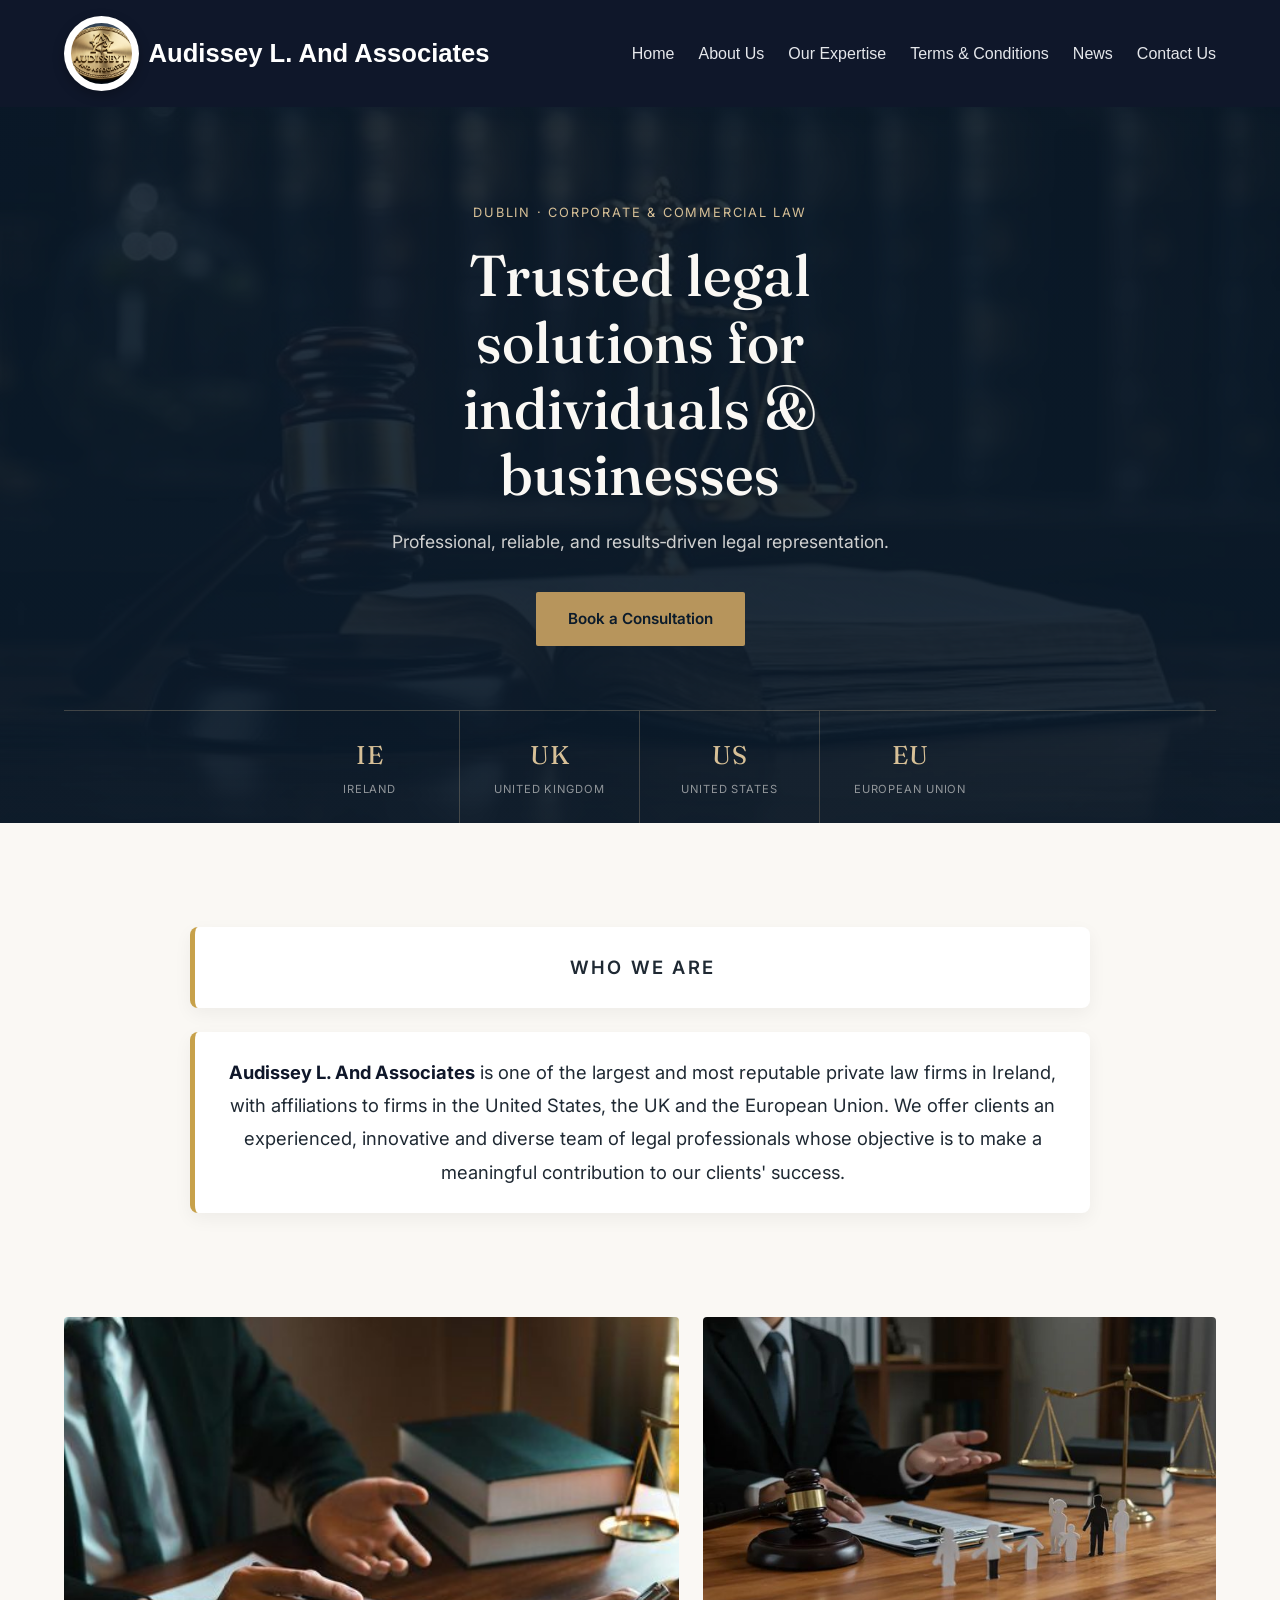
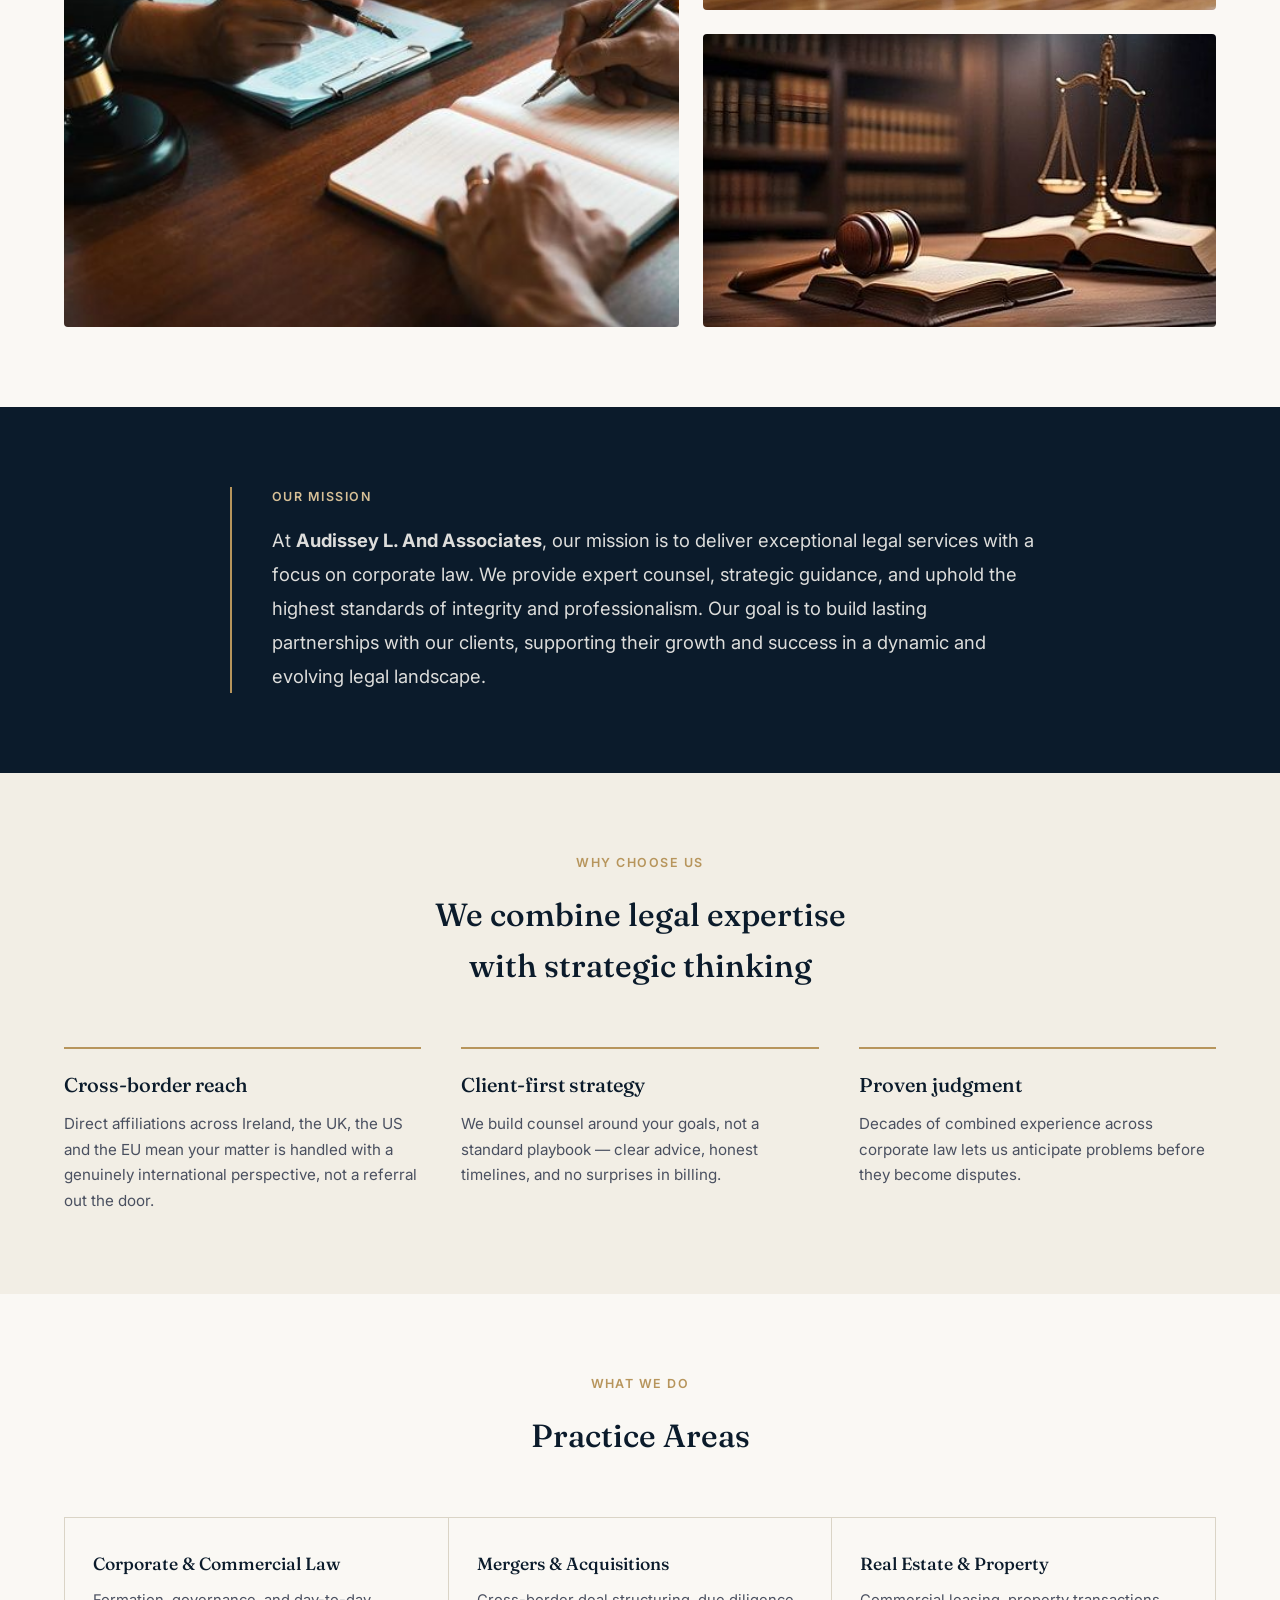
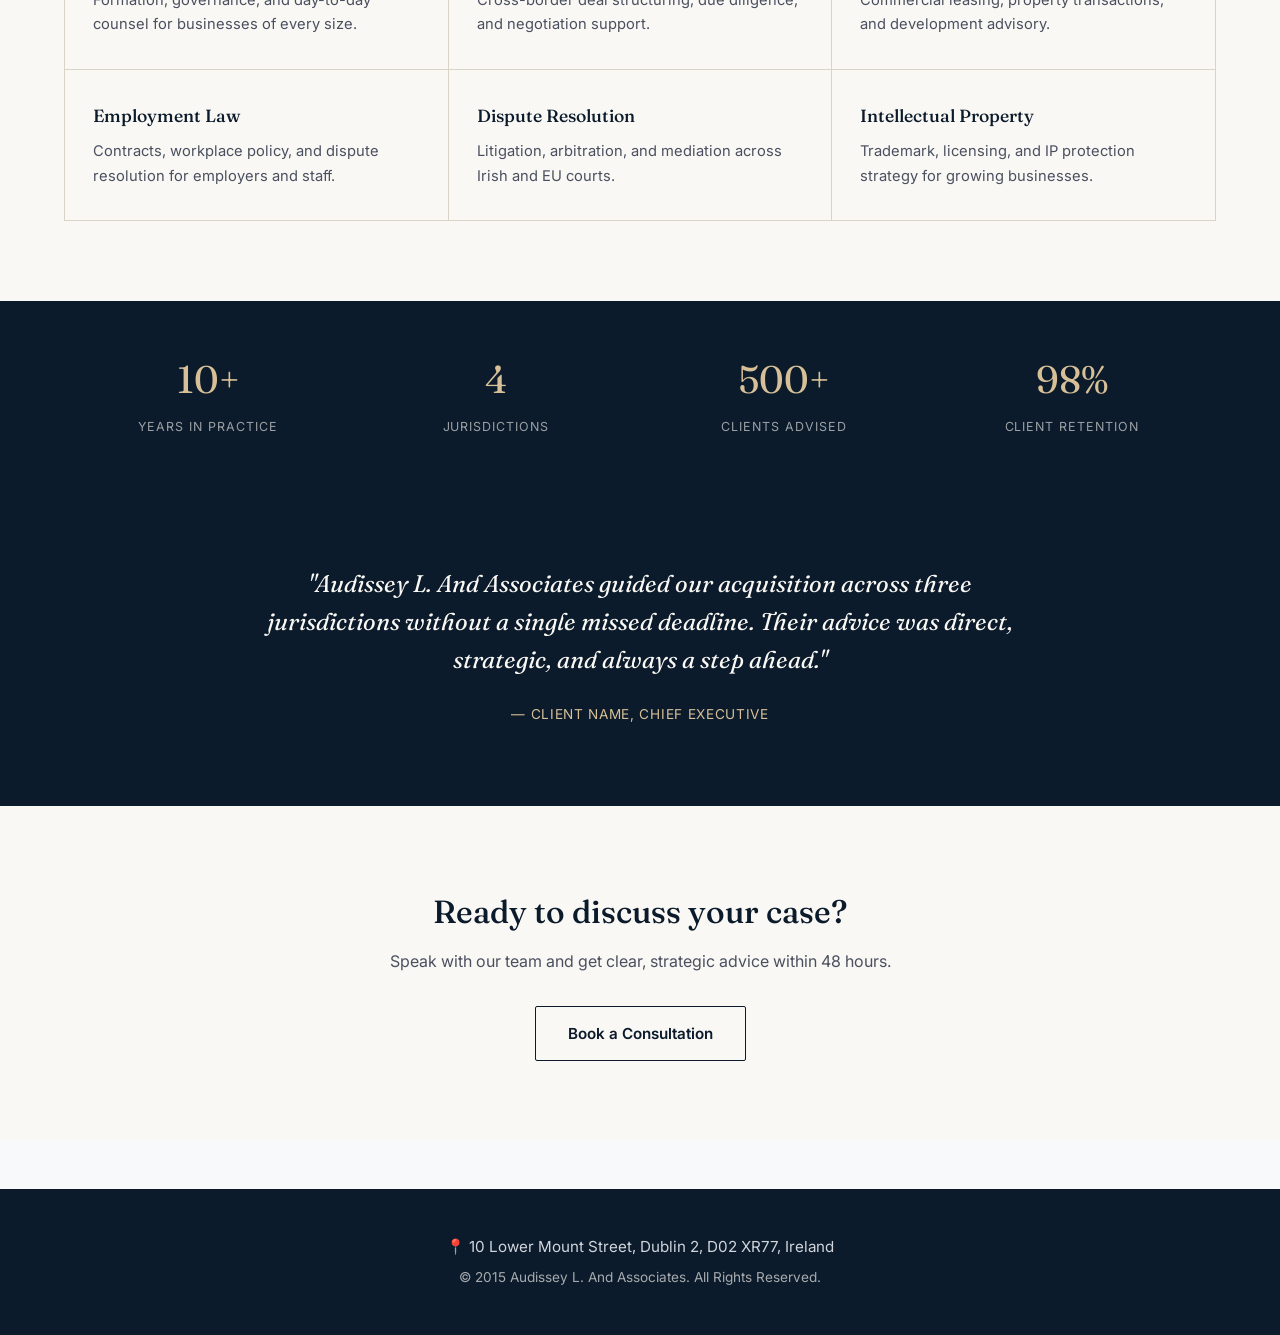
<file: index.html>
<!DOCTYPE html>
<html lang="en">
<head>
  <meta charset="UTF-8" />
  <meta name="viewport" content="width=device-width, initial-scale=1.0" />
  <title>Audissey L. And Associates | Law Firm</title>

  <link rel="preconnect" href="https://fonts.googleapis.com">
  <link href="https://fonts.googleapis.com/css2?family=Fraunces:ital,opsz,wght@0,9..144,400;0,9..144,500;0,9..144,600;1,9..144,500&family=Inter:wght@400;500;600;700&display=swap" rel="stylesheet">

  <!-- CSS -->
  <link rel="stylesheet" href="assets/css/global.css" />
  <link rel="stylesheet" href="assets/css/index.css" />
</head>
<body>

  <!-- NAVBAR -->
  <header class="navbar">
    <div class="container">

      <a href="index.html" class="logo">
        <img src="assets/images/logo.png" alt="Audissey L. And Associates Logo">
        <span>Audissey L. And Associates</span>
      </a>

      <button class="menu-toggle" aria-label="Toggle Menu" aria-expanded="false">
        <span class="bar"></span>
        <span class="bar"></span>
        <span class="bar"></span>
      </button>

      <nav>
        <ul class="nav-links">
          <li><a href="index.html" class="active">Home</a></li>
          <li><a href="about.html">About Us</a></li>
          <li><a href="expertise.html">Our Expertise</a></li>
          <li><a href="terms.html">Terms & Conditions</a></li>
          <li><a href="news.html">News</a></li>
          <li><a href="contact.html">Contact Us</a></li>
        </ul>
      </nav>

    </div>
  </header>

  <!-- HERO SECTION -->
  <section class="hero">
    <div class="container hero-inner">
      <div class="hero-content">
        <p class="eyebrow">Dublin &middot; Corporate &amp; Commercial Law</p>
        <h1>Trusted legal solutions for individuals &amp; businesses</h1>
        <p class="hero-lede">Professional, reliable, and results&#8209;driven legal representation.</p>
        <a href="contact.html" class="btn btn-primary">Book a Consultation</a>
      </div>

      <div class="jurisdiction-strip" aria-label="Jurisdictions we practice in">
        <div class="jurisdiction">
          <span class="jurisdiction-code">IE</span>
          <small>Ireland</small>
        </div>
        <div class="jurisdiction">
          <span class="jurisdiction-code">UK</span>
          <small>United Kingdom</small>
        </div>
        <div class="jurisdiction">
          <span class="jurisdiction-code">US</span>
          <small>United States</small>
        </div>
        <div class="jurisdiction">
          <span class="jurisdiction-code">EU</span>
          <small>European Union</small>
        </div>
      </div>
    </div>
  </section>

  <!-- ABOUT INFO SECTION -->
  <section class="about-info">
    <div class="container about-info-grid">
      <p class="section-label">Who We Are</p>
      <p class="about-text">
        <strong>Audissey L. And Associates</strong> is one of the largest and most reputable private law firms in Ireland, with affiliations to firms in the United States, the UK and the European Union.
        We offer clients an experienced, innovative and diverse team of legal professionals whose objective is to make a meaningful contribution to our clients' success.
      </p>
    </div>
  </section>

  <!-- IMAGES SECTION -->
  <!-- IMAGES SECTION -->
  <section class="about-images">
    <div class="container about-images-grid">
      <div class="image-card image-card-tall">
        <img src="assets/images/home1.jfif" alt="Office or Law Concept 1" />
      </div>
      <div class="image-stack">
        <div class="image-card image-card-short">
          <img src="assets/images/home2.jfif" alt="Office or Law Concept 2" />
        </div>
        <div class="image-card image-card-short">
          <img src="assets/images/concept.jpg" alt="Office or Law Concept 3" />
        </div>
      </div>
    </div>
  </section>

  <!-- OUR MISSION CARD -->
  <section class="mission-section">
    <div class="container">
      <div class="mission-card">
        <p class="section-label section-label-light">Our Mission</p>
        <p>
          At <strong>Audissey L. And Associates</strong>, our mission is to deliver exceptional legal services with a focus on corporate law. We provide expert counsel, strategic guidance, and uphold the highest standards of integrity and professionalism. Our goal is to build lasting partnerships with our clients, supporting their growth and success in a dynamic and evolving legal landscape.
        </p>
      </div>
    </div>
  </section>

  <!-- WHY CHOOSE US -->
  <section class="why-us">
    <div class="container">
      <p class="section-label">Why Choose Us</p>
      <h2>We combine legal expertise with strategic thinking</h2>

      <div class="why-us-grid">
        <div class="why-us-item">
          <h3>Cross-border reach</h3>
          <p>Direct affiliations across Ireland, the UK, the US and the EU mean your matter is handled with a genuinely international perspective, not a referral out the door.</p>
        </div>
        <div class="why-us-item">
          <h3>Client-first strategy</h3>
          <p>We build counsel around your goals, not a standard playbook — clear advice, honest timelines, and no surprises in billing.</p>
        </div>
        <div class="why-us-item">
          <h3>Proven judgment</h3>
          <p>Decades of combined experience across corporate law lets us anticipate problems before they become disputes.</p>
        </div>
      </div>
    </div>
  </section>

  <!-- PRACTICE AREAS -->
  <section class="practice-areas">
    <div class="container">
      <p class="section-label">What We Do</p>
      <h2>Practice Areas</h2>

      <div class="practice-grid">
        <div class="practice-item">
          <h3>Corporate &amp; Commercial Law</h3>
          <p>Formation, governance, and day-to-day counsel for businesses of every size.</p>
        </div>
        <div class="practice-item">
          <h3>Mergers &amp; Acquisitions</h3>
          <p>Cross-border deal structuring, due diligence, and negotiation support.</p>
        </div>
        <div class="practice-item">
          <h3>Real Estate &amp; Property</h3>
          <p>Commercial leasing, property transactions, and development advisory.</p>
        </div>
        <div class="practice-item">
          <h3>Employment Law</h3>
          <p>Contracts, workplace policy, and dispute resolution for employers and staff.</p>
        </div>
        <div class="practice-item">
          <h3>Dispute Resolution</h3>
          <p>Litigation, arbitration, and mediation across Irish and EU courts.</p>
        </div>
        <div class="practice-item">
          <h3>Intellectual Property</h3>
          <p>Trademark, licensing, and IP protection strategy for growing businesses.</p>
        </div>
      </div>
    </div>
  </section>

  <!-- STATS -->
  <section class="stats-bar">
    <div class="container stats-grid">
      <div class="stat"><span class="stat-number">10+</span><small>Years in Practice</small></div>
      <div class="stat"><span class="stat-number">4</span><small>Jurisdictions</small></div>
      <div class="stat"><span class="stat-number">500+</span><small>Clients Advised</small></div>
      <div class="stat"><span class="stat-number">98%</span><small>Client Retention</small></div>
    </div>
  </section>

  

  <!-- TESTIMONIAL -->
  <section class="testimonial">
    <div class="container">
      <p class="testimonial-quote">"Audissey L. And Associates guided our acquisition across three jurisdictions without a single missed deadline. Their advice was direct, strategic, and always a step ahead."</p>
      <p class="testimonial-author">— Client Name, Chief Executive</p>
    </div>
  </section>

  <!-- CLOSING CTA -->
  <section class="closing-cta">
    <div class="container">
      <h2>Ready to discuss your case?</h2>
      <p>Speak with our team and get clear, strategic advice within 48 hours.</p>
      <a href="contact.html" class="btn btn-outline">Book a Consultation</a>
    </div>
  </section>

  <!-- FOOTER -->
  <footer class="footer">
    <div class="container footer-inner">
      <p class="footer-address">📍 10 Lower Mount Street, Dublin 2, D02 XR77, Ireland</p>
      <p class="footer-copy">&copy; 2015 Audissey L. And Associates. All Rights Reserved.</p>
    </div>
      <div class="mobile-footer">
        <p>Need help fast? Tap to contact our team.</p>
        <a href="contact.html" class="btn btn-primary">Contact Us</a>
      </div>
  </footer>

  <!-- JS -->
  <script src="assets/js/main.js"></script>
</body>
</html>
</file>
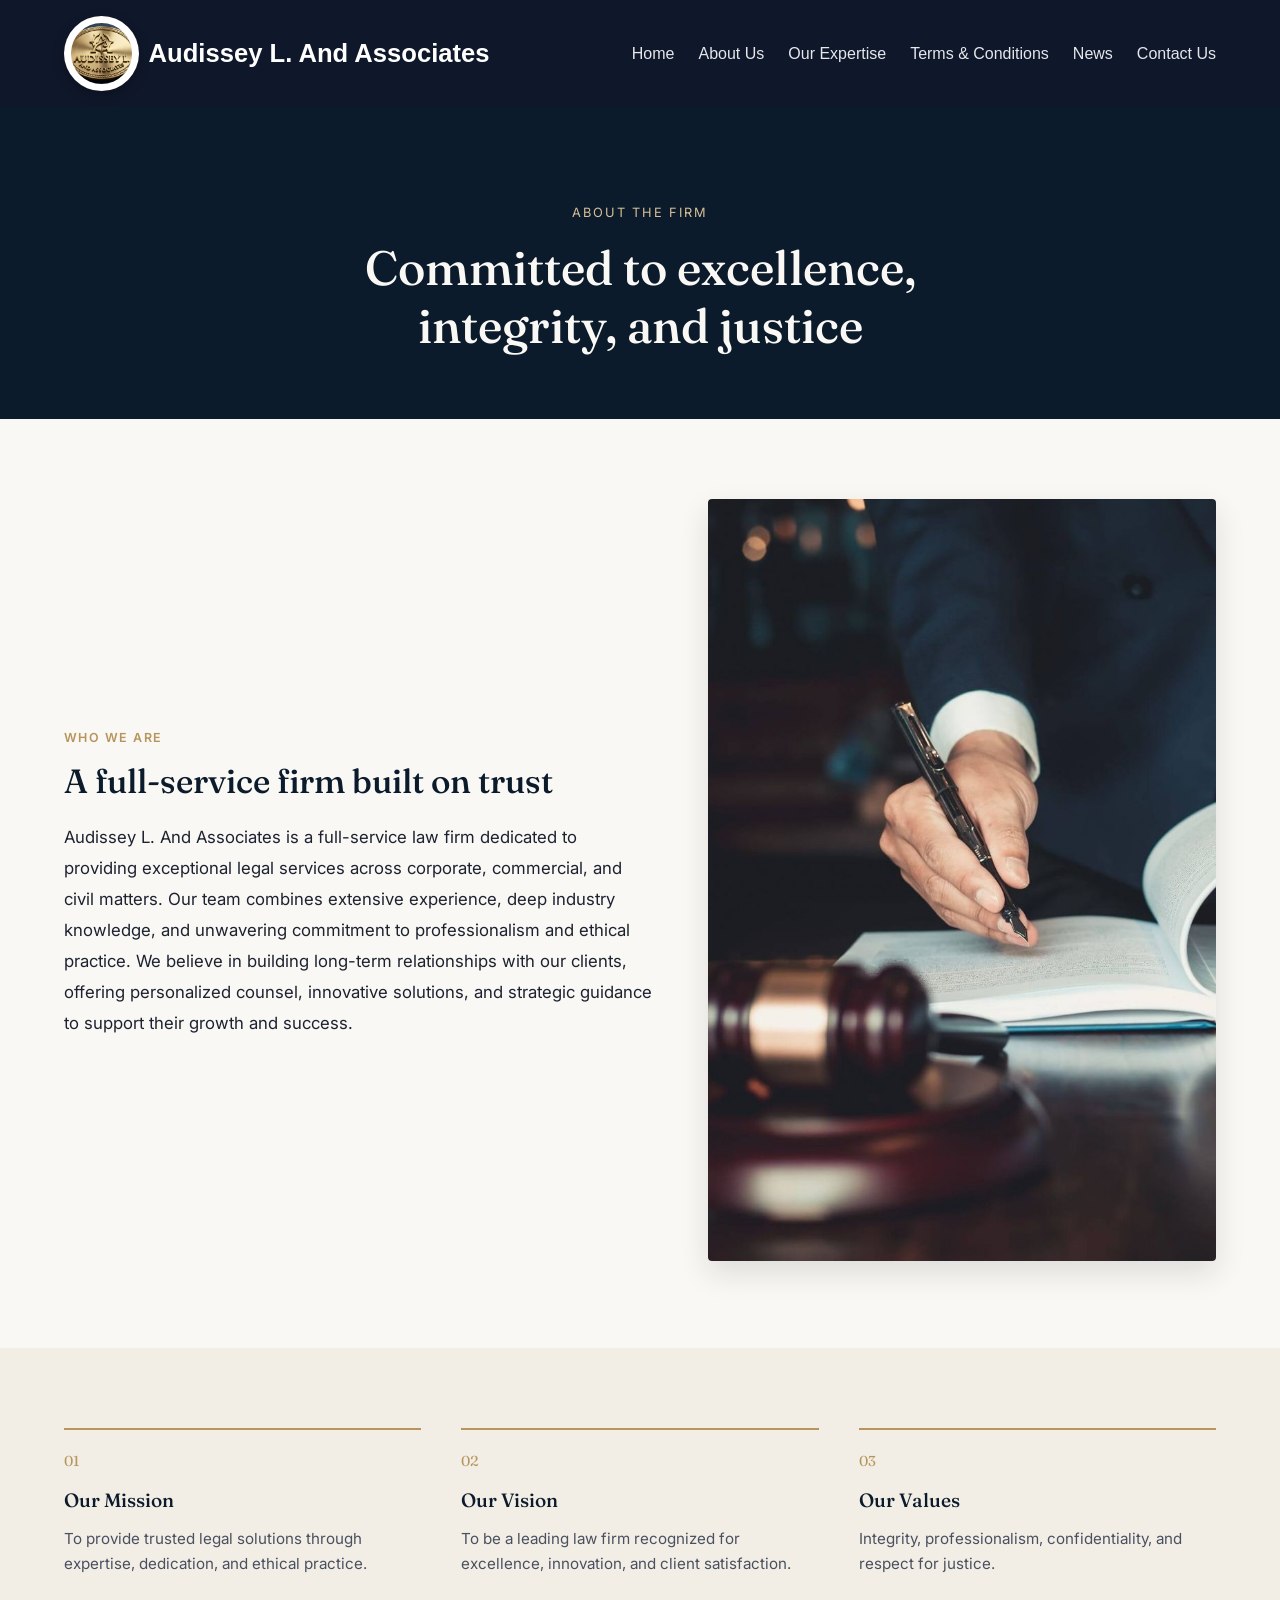
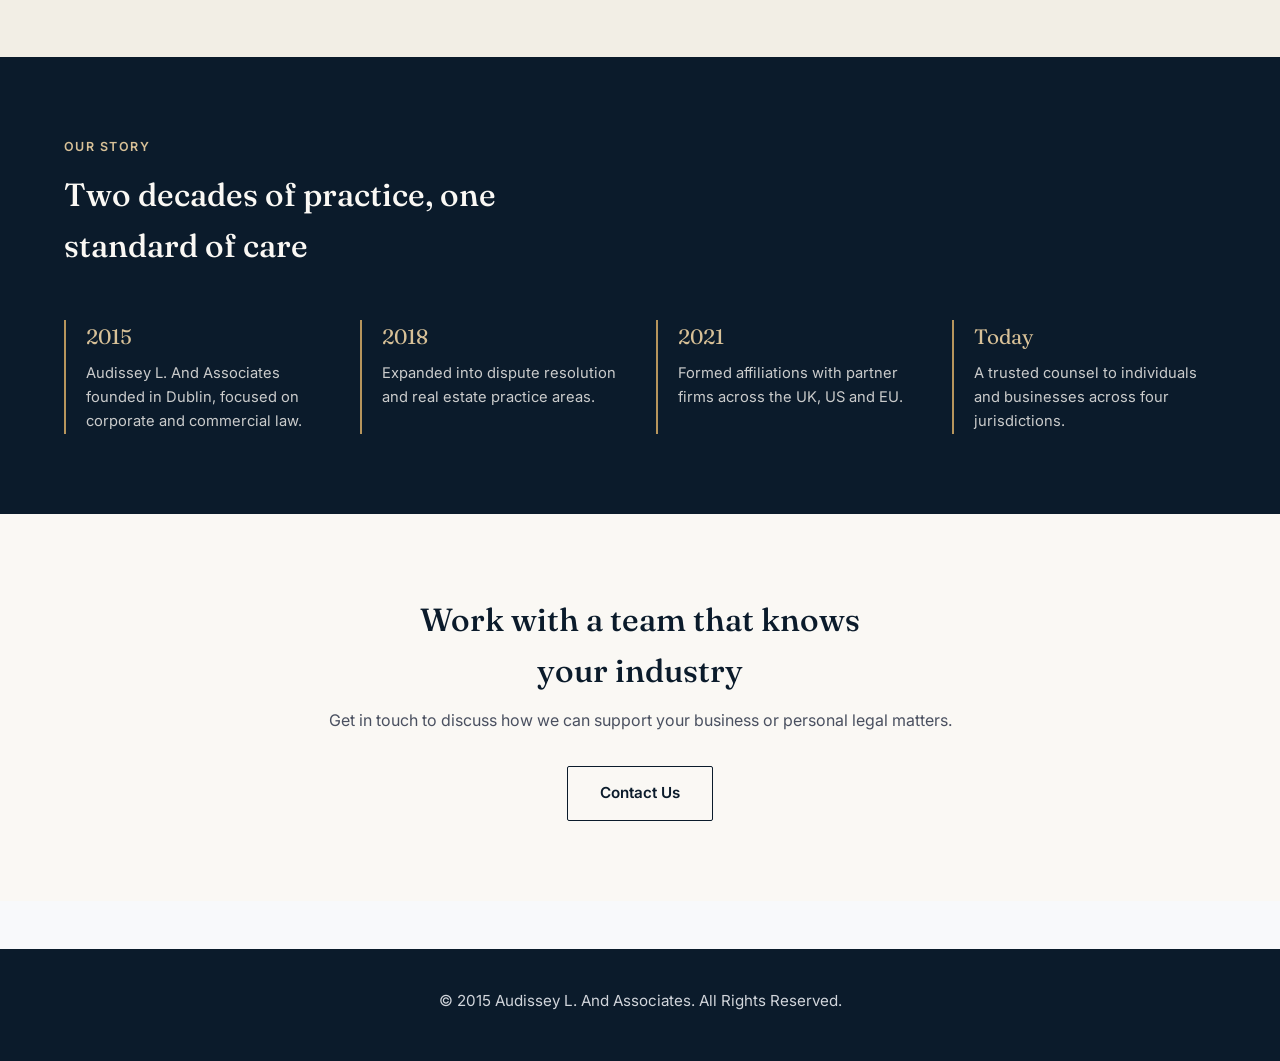
<file: about.html>
<!DOCTYPE html>
<html lang="en">
<head>
  <meta charset="UTF-8" />
  <meta name="viewport" content="width=device-width, initial-scale=1.0" />
  <title>About Us | Audissey L. And Associates</title>

  <link rel="preconnect" href="https://fonts.googleapis.com">
  <link href="https://fonts.googleapis.com/css2?family=Fraunces:ital,opsz,wght@0,9..144,400;0,9..144,500;0,9..144,600;1,9..144,500&family=Inter:wght@400;500;600;700&display=swap" rel="stylesheet">

  <!-- CSS -->
  <link rel="stylesheet" href="assets/css/global.css" />
  <link rel="stylesheet" href="assets/css/about.css" />
</head>
<body>

  <!-- NAVBAR -->
  <header class="navbar">
    <div class="container">
      <a href="index.html" class="logo">
        <img src="assets/images/logo.png" alt="Audissey L. And Associates Logo">
        <span>Audissey L. And Associates</span>
      </a>
      <button class="menu-toggle" aria-label="Toggle Menu" aria-expanded="false">
        <span class="bar"></span>
        <span class="bar"></span>
        <span class="bar"></span>
      </button>
      <nav>
        <ul class="nav-links">
          <li><a href="index.html">Home</a></li>
          <li><a href="about.html" class="active">About Us</a></li>
          <li><a href="expertise.html">Our Expertise</a></li>
          <li><a href="terms.html">Terms & Conditions</a></li>
          <li><a href="news.html">News</a></li>
          <li><a href="contact.html">Contact Us</a></li>
        </ul>
      </nav>
    </div>
  </header>

  <!-- HERO SECTION -->
  <section class="about-hero">
    <div class="container">
      <p class="eyebrow">About The Firm</p>
      <h1>Committed to excellence, integrity, and justice</h1>
    </div>
  </section>

  <!-- ABOUT CONTENT WITH IMAGE -->
  <section class="about-section">
    <div class="about-grid container">
      <!-- Text -->
      <div class="about-text">
        <p class="section-label">Who We Are</p>
        <h2>A full-service firm built on trust</h2>
        <p class="about-body">
          Audissey L. And Associates is a full-service law firm dedicated to providing exceptional legal services across corporate, commercial, and civil matters.
          Our team combines extensive experience, deep industry knowledge, and unwavering commitment to professionalism and ethical practice.
          We believe in building long-term relationships with our clients, offering personalized counsel, innovative solutions, and strategic guidance to support their growth and success.
        </p>
      </div>

      <!-- Image -->
      <div class="about-image">
        <img src="assets/images/about1.jfif" alt="Audissey L. And Associates Team">
      </div>
    </div>
  </section>

  <!-- MISSION / VISION / VALUES -->
  <section class="values-section">
    <div class="container">
      <div class="values-grid">
        <div class="value-card">
          <span class="value-mark">01</span>
          <h3>Our Mission</h3>
          <p>To provide trusted legal solutions through expertise, dedication, and ethical practice.</p>
        </div>
        <div class="value-card">
          <span class="value-mark">02</span>
          <h3>Our Vision</h3>
          <p>To be a leading law firm recognized for excellence, innovation, and client satisfaction.</p>
        </div>
        <div class="value-card">
          <span class="value-mark">03</span>
          <h3>Our Values</h3>
          <p>Integrity, professionalism, confidentiality, and respect for justice.</p>
        </div>
      </div>
    </div>
  </section>

  <!-- FIRM HISTORY / TIMELINE -->
  <section class="history-section">
    <div class="container">
      <p class="section-label section-label-light">Our Story</p>
      <h2>Two decades of practice, one standard of care</h2>

      <div class="timeline">
        <div class="timeline-item">
          <span class="timeline-year">2015</span>
          <p>Audissey L. And Associates founded in Dublin, focused on corporate and commercial law.</p>
        </div>
        <div class="timeline-item">
          <span class="timeline-year">2018</span>
          <p>Expanded into dispute resolution and real estate practice areas.</p>
        </div>
        <div class="timeline-item">
          <span class="timeline-year">2021</span>
          <p>Formed affiliations with partner firms across the UK, US and EU.</p>
        </div>
        <div class="timeline-item">
          <span class="timeline-year">Today</span>
          <p>A trusted counsel to individuals and businesses across four jurisdictions.</p>
        </div>
      </div>
    </div>
  </section>

  <!-- CLOSING CTA -->
  <section class="closing-cta">
    <div class="container">
      <h2>Work with a team that knows your industry</h2>
      <p>Get in touch to discuss how we can support your business or personal legal matters.</p>
      <a href="contact.html" class="btn btn-outline">Contact Us</a>
    </div>
  </section>

  <!-- FOOTER -->
  <footer class="footer">
    <div class="container footer-inner">
      <p class="footer-copy">&copy; 2015 Audissey L. And Associates. All Rights Reserved.</p>
    </div>
      <div class="mobile-footer">
        <p>Need help fast? Tap to contact our team.</p>
        <a href="contact.html" class="btn btn-primary">Contact Us</a>
      </div>
  </footer>

  <!-- JS -->
  <script src="assets/js/main.js"></script>
</body>
</html>
</file>
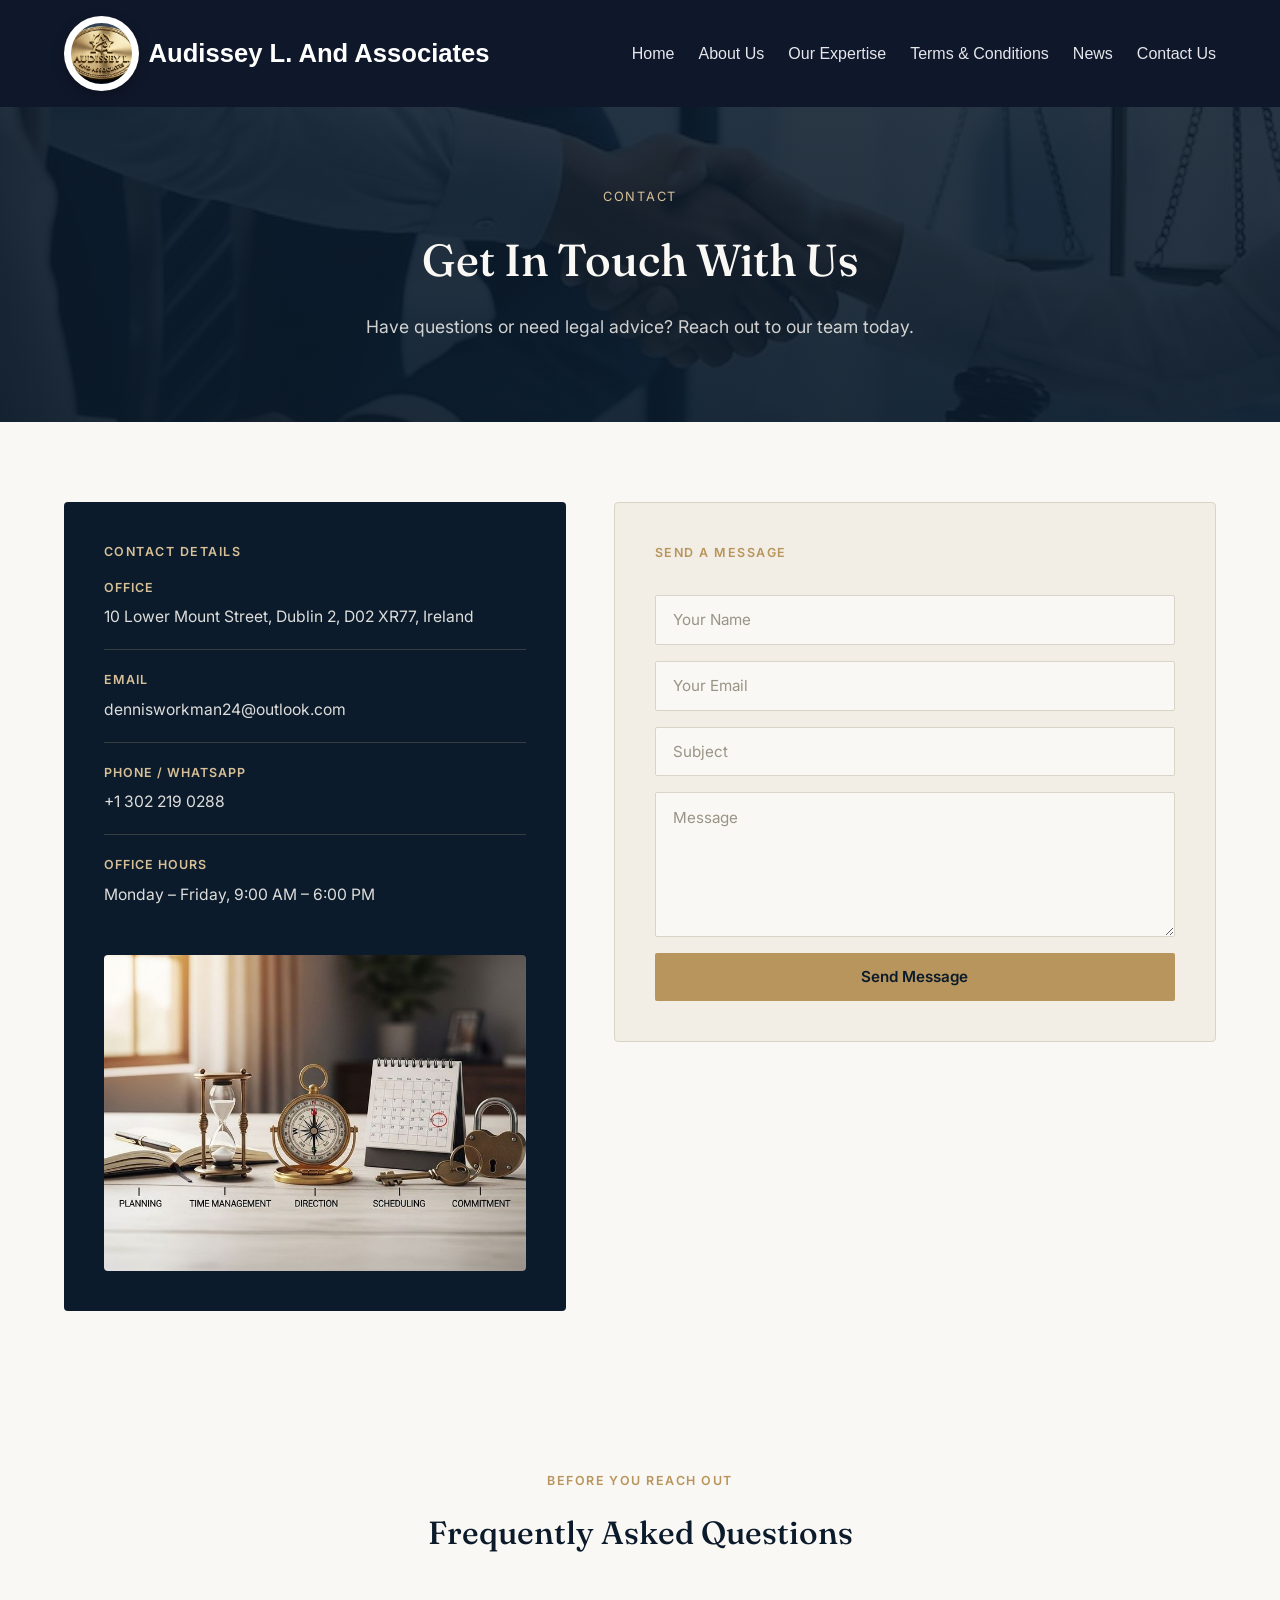
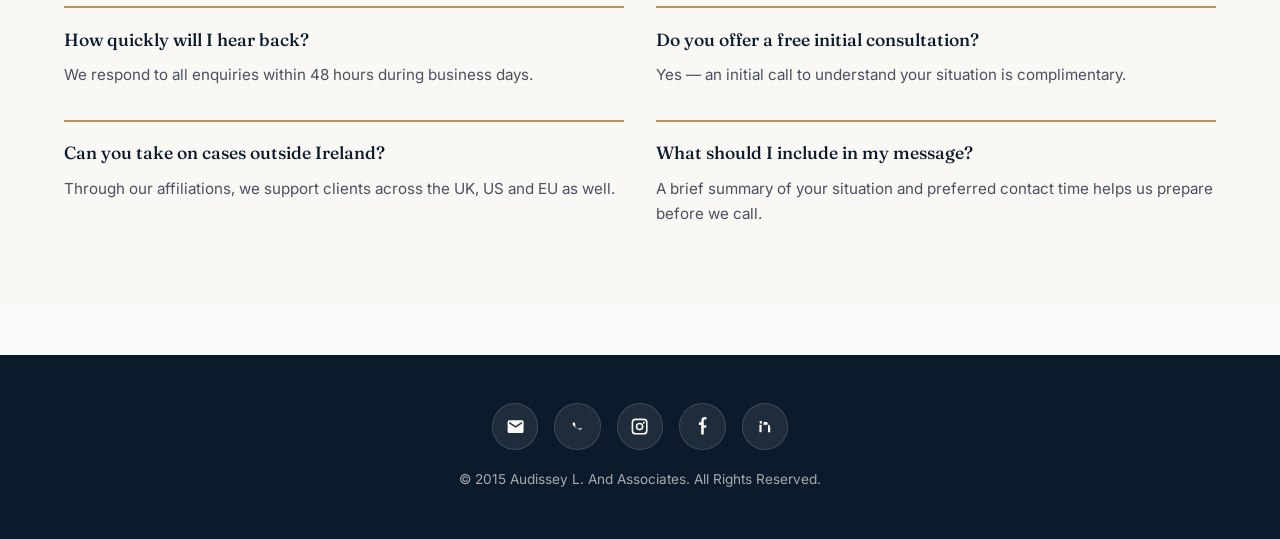
<file: contact.html>
<!DOCTYPE html>
<html lang="en">
<head>
  <meta charset="UTF-8" />
  <meta name="viewport" content="width=device-width, initial-scale=1.0" />
  <title>Contact Us | Audissey L. And Associates</title>

  <link rel="preconnect" href="https://fonts.googleapis.com">
  <link href="https://fonts.googleapis.com/css2?family=Fraunces:ital,opsz,wght@0,9..144,400;0,9..144,500;0,9..144,600;1,9..144,500&family=Inter:wght@400;500;600;700&display=swap" rel="stylesheet">

  <!-- CSS -->
  <link rel="stylesheet" href="assets/css/global.css" />
  <link rel="stylesheet" href="assets/css/contact.css" />
</head>
<body>

  <!-- NAVBAR -->
  <header class="navbar">
    <div class="container">
      <a href="index.html" class="logo">
        <img src="assets/images/logo.png" alt="Audissey L. And Associates Logo">
        <span>Audissey L. And Associates</span>
      </a>
      <button class="menu-toggle" aria-label="Toggle Menu" aria-expanded="false">
        <span class="bar"></span>
        <span class="bar"></span>
        <span class="bar"></span>
      </button>
      <nav>
        <ul class="nav-links">
          <li><a href="index.html">Home</a></li>
          <li><a href="about.html">About Us</a></li>
          <li><a href="expertise.html">Our Expertise</a></li>
          <li><a href="terms.html">Terms & Conditions</a></li>
          <li><a href="news.html">News</a></li>
          <li><a href="contact.html" class="active">Contact Us</a></li>
        </ul>
      </nav>
    </div>
  </header>

  <!-- HERO SECTION -->
  <section class="contact-hero">
    <div class="container">
      <p class="eyebrow">Contact</p>
      <h1>Get In Touch With Us</h1>
      <p class="contact-text">Have questions or need legal advice? Reach out to our team today.</p>
    </div>
  </section>

  <!-- CONTACT FORM & DETAILS -->
  <section class="contact-section">
    <div class="container contact-container">

      <!-- Info panel -->
      <div class="contact-info">
        <p class="section-label section-label-light">Contact Details</p>

        <div class="info-item">
          <h3>Office</h3>
          <p>10 Lower Mount Street, Dublin 2, D02 XR77, Ireland</p>
        </div>
        <div class="info-item">
          <h3>Email</h3>
          <p><a href="mailto:dennisworkman24@outlook.com">dennisworkman24@outlook.com</a></p>
        </div>
        <div class="info-item">
          <h3>Phone / WhatsApp</h3>
          <p><a href="https://wa.me/+13022190288">+1 302 219 0288</a></p>
        </div>
        <div class="info-item">
          <h3>Office Hours</h3>
          <p>Monday – Friday, 9:00 AM – 6:00 PM</p>
        </div>

        <div class="info-image">
          <img src="assets/images/good.jpg" alt="Audissey L. And Associates office">
        </div>
      </div>

      <!-- Form -->
      <form class="contact-form" id="contactForm">
        <p class="section-label">Send a Message</p>
        <input type="text" id="name" name="name" placeholder="Your Name" required />
        <input type="email" id="email" name="email" placeholder="Your Email" required />
        <input type="text" id="subject" name="subject" placeholder="Subject" required />
        <textarea id="message" name="message" placeholder="Message" rows="6" required></textarea>
        <button type="submit" class="btn btn-primary">Send Message</button>
      </form>

    </div>
  </section>

  <!-- FAQ -->
  <section class="faq-section">
    <div class="container">
      <p class="section-label">Before You Reach Out</p>
      <h2>Frequently Asked Questions</h2>

      <div class="faq-grid">
        <div class="faq-item">
          <h3>How quickly will I hear back?</h3>
          <p>We respond to all enquiries within 48 hours during business days.</p>
        </div>
        <div class="faq-item">
          <h3>Do you offer a free initial consultation?</h3>
          <p>Yes — an initial call to understand your situation is complimentary.</p>
        </div>
        <div class="faq-item">
          <h3>Can you take on cases outside Ireland?</h3>
          <p>Through our affiliations, we support clients across the UK, US and EU as well.</p>
        </div>
        <div class="faq-item">
          <h3>What should I include in my message?</h3>
          <p>A brief summary of your situation and preferred contact time helps us prepare before we call.</p>
        </div>
      </div>
    </div>
  </section>

  <!-- FOOTER -->
  <footer class="footer">
    <div class="container footer-contact">
      <div class="footer-icons">
        <a href="mailto:dennisworkman24@outlook.com" aria-label="Email">
          <svg viewBox="0 0 24 24" aria-hidden="true" focusable="false">
            <path d="M20 4H4a2 2 0 0 0-2 2v12a2 2 0 0 0 2 2h16a2 2 0 0 0 2-2V6a2 2 0 0 0-2-2Zm0 4.2-8 5.3-8-5.3V6l8 5.3L20 6v2.2Z"/>
          </svg>
        </a>

        <a href="https://wa.me/+13022190288"
           target="_blank"
           rel="noopener noreferrer"
           aria-label="WhatsApp">
          <svg viewBox="0 0 24 24" aria-hidden="true" focusable="false">
            <path d="M17.6 14.8c-.3-.1-1.7-.8-2-.9-.3-.1-.5-.1-.8.1-.2.3-.8.9-.9 1.1-.2.2-.3.2-.6.1a8.7 8.7 0 0 1-2.7-1.7 9.6 9.6 0 0 1-1.8-2.3c-.2-.3 0-.5.1-.6.1-.2.3-.4.4-.6.1-.1.1-.3 0-.4-.1-.1-.7-1.7-.9-2.3-.2-.6-.4-.5-.7-.5h-.6c-.2 0-.5.1-.8.3a1.7 1.7 0 0 0-.5 1.3c0 .3.1.7.2 1 .2.4.5.8.8 1.2.7.8 1.4 1.5 2.3 2.1.9.7 2 1.2 3.1 1.5.3.1.6.1.8.2.4.1.8.3 1.1.6.2.3.3.6.3 1 0 .3-.1.6-.2.8-.2.3-.5.4-.8.5h-.2Z"/>
          </svg>
        </a>

        <a href="https://www.instagram.com/audisseyl.associates"
           target="_blank"
           rel="noopener noreferrer"
           aria-label="Instagram">
          <svg viewBox="0 0 24 24" aria-hidden="true" focusable="false">
            <path d="M7 2h10a5 5 0 0 1 5 5v10a5 5 0 0 1-5 5H7a5 5 0 0 1-5-5V7a5 5 0 0 1 5-5Zm0 2a3 3 0 0 0-3 3v10a3 3 0 0 0 3 3h10a3 3 0 0 0 3-3V7a3 3 0 0 0-3-3H7Zm5 3.2A4.8 4.8 0 1 1 7.2 12 4.8 4.8 0 0 1 12 7.2Zm0 2A2.8 2.8 0 1 0 14.8 12 2.8 2.8 0 0 0 12 9.2Zm5.2-3.2a1.2 1.2 0 1 1-1.2 1.2 1.2 1.2 0 0 1 1.2-1.2Z"/>
          </svg>
        </a>

        <a href="https://www.facebook.com/audissey"
           target="_blank"
           rel="noopener noreferrer"
           aria-label="Facebook">
          <svg viewBox="0 0 24 24" aria-hidden="true" focusable="false">
            <path d="M13.5 22v-8.5h2.9l.4-3.3h-3.3V4.8c0-.9.3-1.6 1.6-1.6h1.7V.1c-.3 0-1.3-.1-2.4-.1-2.4 0-4 1.5-4 4.2v2.4H7.4v3.3h2.8V22h3.3Z"/>
          </svg>
        </a>

        <a href="https://www.linkedin.com/in/audissey"
           target="_blank"
           rel="noopener noreferrer"
           aria-label="LinkedIn">
          <svg viewBox="0 0 24 24" aria-hidden="true" focusable="false">
            <path d="M6.9 8.3A1.7 1.7 0 1 0 6.9 5a1.7 1.7 0 0 0 0 3.3ZM5.5 9.6h2.8V19H5.5Zm4.7 0h2.7v1.3h.04c.4-.7 1.3-1.5 2.7-1.5 2.9 0 3.4 1.9 3.4 4.4V19h-2.8v-8.4c0-2-.1-4.6-2.8-4.6-2.8 0-3.2 2.2-3.2 4.4V19H10.2Z"/>
          </svg>
        </a>
      </div>

      <p class="footer-copy">&copy; 2015 Audissey L. And Associates. All Rights Reserved.</p>
    </div>
  </footer>

  <!-- JS -->
  <script src="assets/js/main.js"></script>
  <script>
    document.addEventListener('DOMContentLoaded', () => {
      const form = document.getElementById('contactForm');
      if (!form) return;

      form.addEventListener('submit', (event) => {
        event.preventDefault();

        const name = document.getElementById('name').value.trim();
        const email = document.getElementById('email').value.trim();
        const subject = document.getElementById('subject').value.trim();
        const message = document.getElementById('message').value.trim();

        const mailBody = `Name: ${name}\nEmail: ${email}\n\nMessage:\n${message}`;
        const mailtoLink = `mailto:dennisworkman24@outlook.com?subject=${encodeURIComponent(subject)}&body=${encodeURIComponent(mailBody)}`;

        window.location.href = mailtoLink;
        form.reset();
      });
    });
  </script>
</body>
</html>
</file>
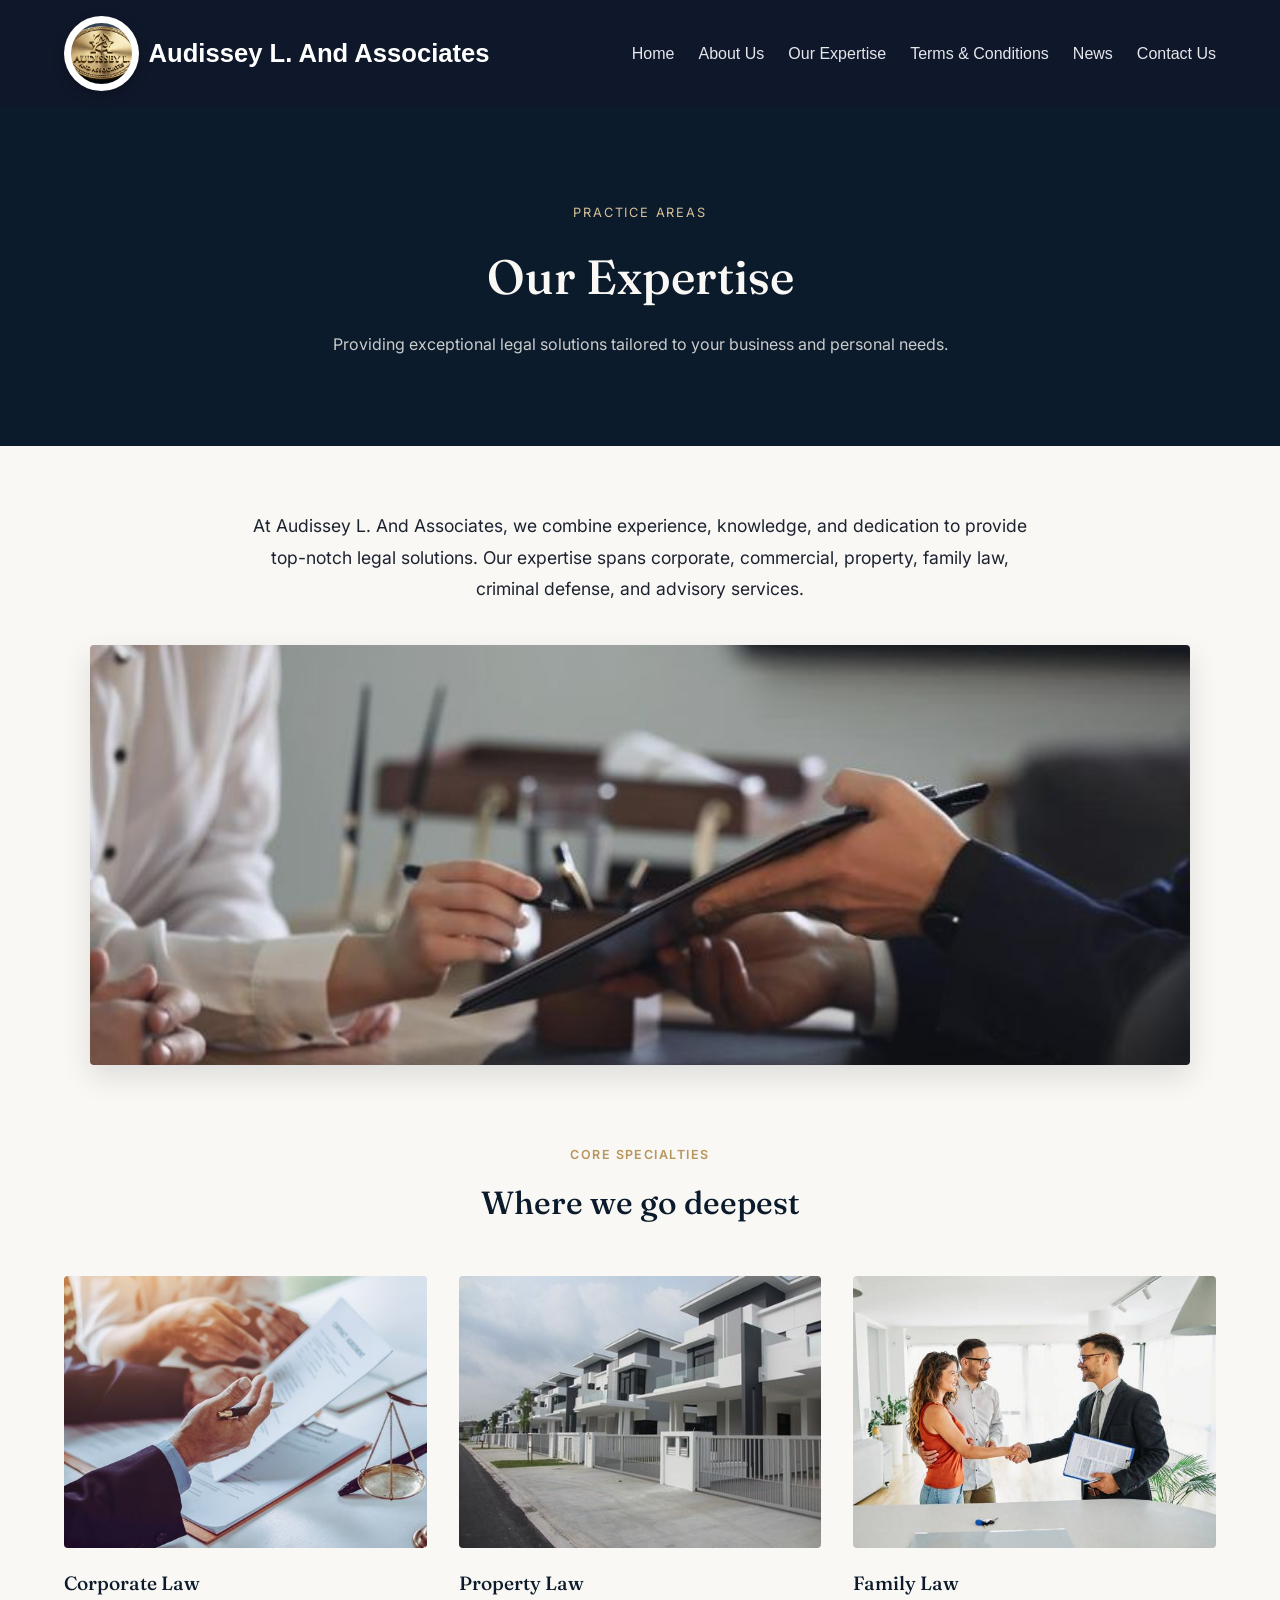
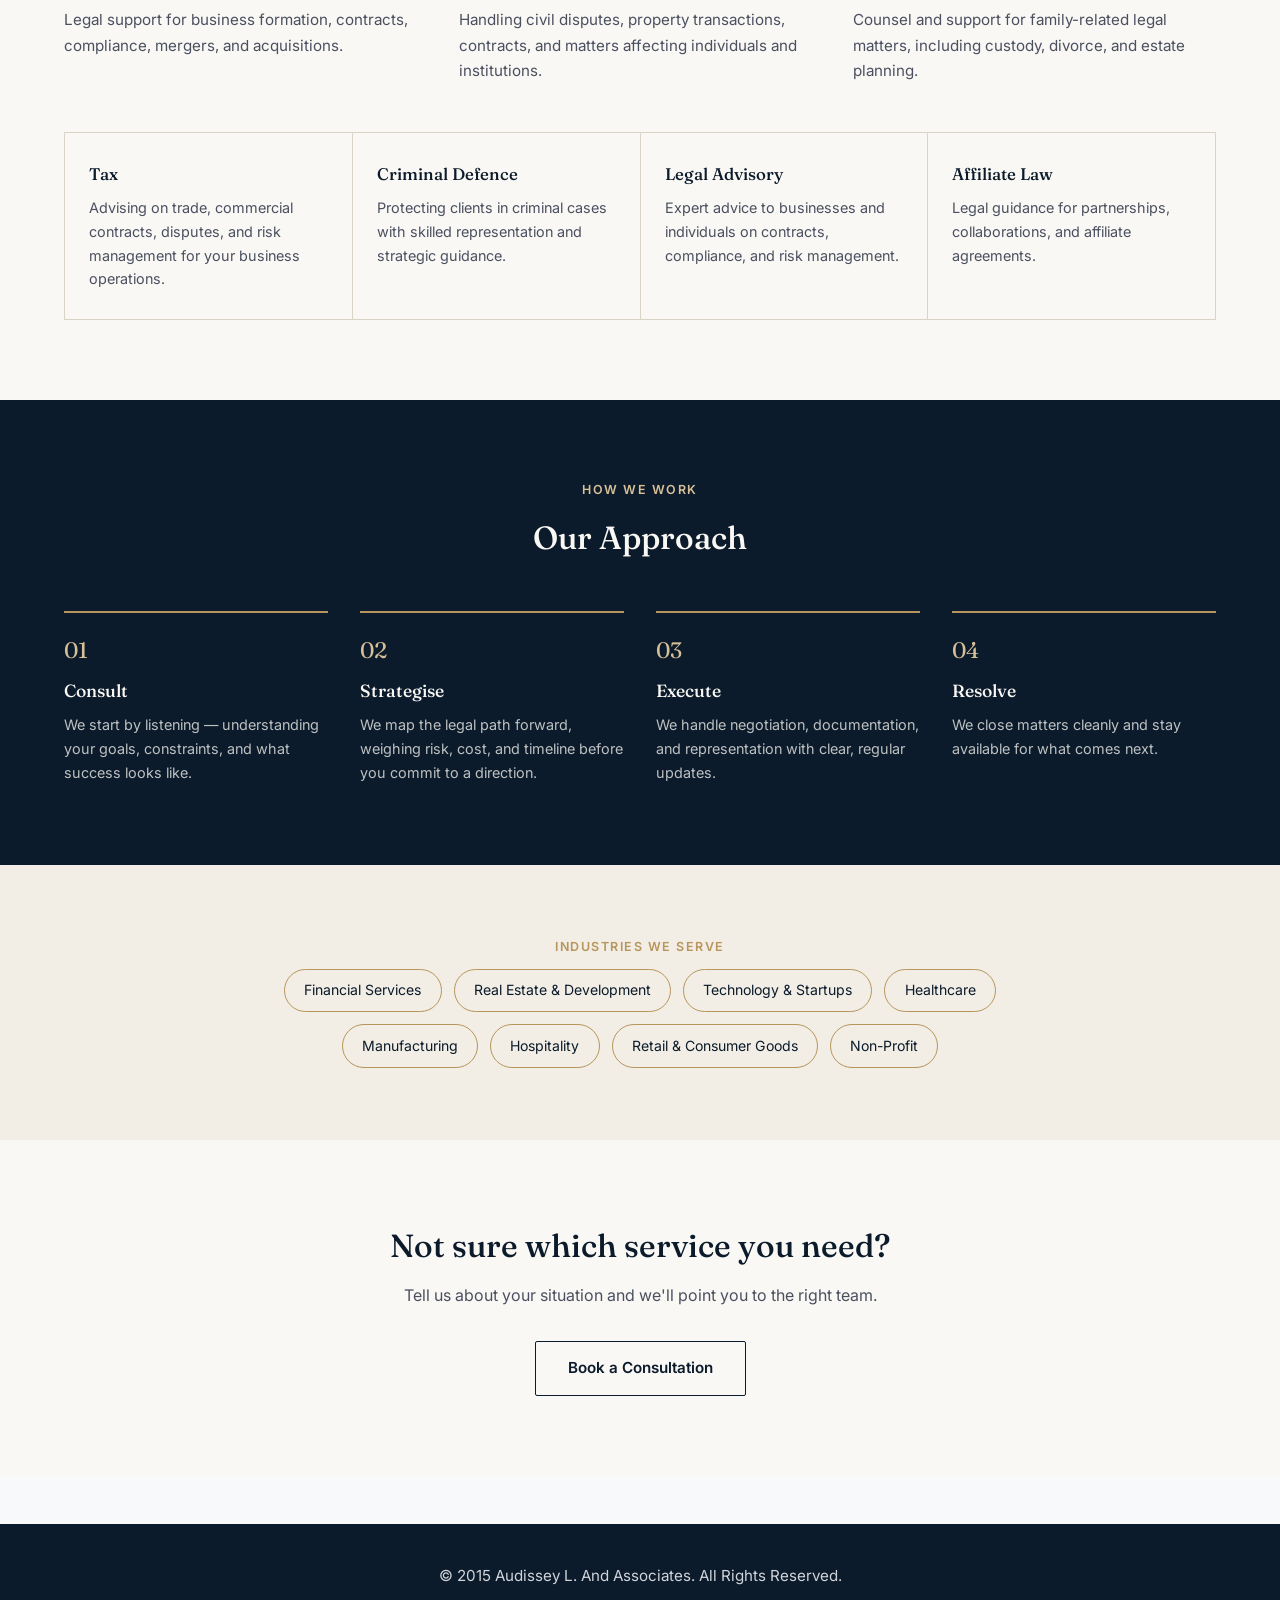
<file: expertise.html>
<!DOCTYPE html>
<html lang="en">
<head>
  <meta charset="UTF-8" />
  <meta name="viewport" content="width=device-width, initial-scale=1.0" />
  <title>Our Expertise | Audissey L. And Associates</title>

  <link rel="preconnect" href="https://fonts.googleapis.com">
  <link href="https://fonts.googleapis.com/css2?family=Fraunces:ital,opsz,wght@0,9..144,400;0,9..144,500;0,9..144,600;1,9..144,500&family=Inter:wght@400;500;600;700&display=swap" rel="stylesheet">

  <link rel="stylesheet" href="assets/css/global.css" />
  <link rel="stylesheet" href="assets/css/expertise.css" />
</head>
<body>

  <!-- NAVBAR -->
  <header class="navbar">
    <div class="container">
      <a href="index.html" class="logo">
        <img src="assets/images/logo.png" alt="Audissey L. And Associates Logo">
        <span>Audissey L. And Associates</span>
      </a>
      <button class="menu-toggle" aria-label="Toggle Menu" aria-expanded="false">
        <span class="bar"></span>
        <span class="bar"></span>
        <span class="bar"></span>
      </button>
      <nav>
        <ul class="nav-links">
          <li><a href="index.html">Home</a></li>
          <li><a href="about.html">About Us</a></li>
          <li><a href="expertise.html" class="active">Our Expertise</a></li>
          <li><a href="terms.html">Terms & Conditions</a></li>
          <li><a href="news.html">News</a></li>
          <li><a href="contact.html">Contact Us</a></li>
        </ul>
      </nav>
    </div>
  </header>

  <!-- HERO SECTION -->
  <section class="about-hero">
    <div class="container">
      <p class="eyebrow">Practice Areas</p>
      <h1>Our Expertise</h1>
      <p class="hero-lede">Providing exceptional legal solutions tailored to your business and personal needs.</p>
    </div>
  </section>

  <!-- INTRO + BANNER -->
  <section class="practice-intro">
    <div class="container">
      <p class="practice-subtitle">
        At Audissey L. And Associates, we combine experience, knowledge, and dedication to provide top-notch legal solutions.
        Our expertise spans corporate, commercial, property, family law, criminal defense, and advisory services.
      </p>
      <div class="practice-banner">
        <img src="assets/images/purpose.jfif" alt="Our Expertise">
      </div>
    </div>
  </section>

  <!-- FEATURED PRACTICE AREAS -->
  <section class="practice">
    <div class="container">
      <p class="section-label">Core Specialties</p>
      <h2>Where we go deepest</h2>

      <div class="featured-grid">
        <div class="featured-card">
          <div class="featured-image">
            <img src="assets/images/Business.jpg" alt="Corporate law consultation">
          </div>
          <h3>Corporate Law</h3>
          <p>Legal support for business formation, contracts, compliance, mergers, and acquisitions.</p>
        </div>
        <div class="featured-card">
          <div class="featured-image">
            <img src="assets/images/real.jpg" alt="Property and real estate law">
          </div>
          <h3>Property Law</h3>
          <p>Handling civil disputes, property transactions, contracts, and matters affecting individuals and institutions.</p>
        </div>
        <div class="featured-card">
          <div class="featured-image">
            <img src="assets/images/family.jpg" alt="Family law counsel">
          </div>
          <h3>Family Law</h3>
          <p>Counsel and support for family-related legal matters, including custody, divorce, and estate planning.</p>
        </div>
      </div>

      <!-- Additional practice areas -->
      <div class="practice-list">
        <div class="practice-list-item">
          <h3>Tax</h3>
          <p>Advising on trade, commercial contracts, disputes, and risk management for your business operations.</p>
        </div>
        <div class="practice-list-item">
          <h3>Criminal Defence</h3>
          <p>Protecting clients in criminal cases with skilled representation and strategic guidance.</p>
        </div>
        <div class="practice-list-item">
          <h3>Legal Advisory</h3>
          <p>Expert advice to businesses and individuals on contracts, compliance, and risk management.</p>
        </div>
        <div class="practice-list-item">
          <h3>Affiliate Law</h3>
          <p>Legal guidance for partnerships, collaborations, and affiliate agreements.</p>
        </div>
      </div>
    </div>
  </section>

  <!-- OUR APPROACH -->
  <section class="approach">
    <div class="container">
      <p class="section-label section-label-light">How We Work</p>
      <h2>Our Approach</h2>

      <div class="approach-steps">
        <div class="approach-step">
          <span class="approach-number">01</span>
          <h3>Consult</h3>
          <p>We start by listening — understanding your goals, constraints, and what success looks like.</p>
        </div>
        <div class="approach-step">
          <span class="approach-number">02</span>
          <h3>Strategise</h3>
          <p>We map the legal path forward, weighing risk, cost, and timeline before you commit to a direction.</p>
        </div>
        <div class="approach-step">
          <span class="approach-number">03</span>
          <h3>Execute</h3>
          <p>We handle negotiation, documentation, and representation with clear, regular updates.</p>
        </div>
        <div class="approach-step">
          <span class="approach-number">04</span>
          <h3>Resolve</h3>
          <p>We close matters cleanly and stay available for what comes next.</p>
        </div>
      </div>
    </div>
  </section>

  <!-- INDUSTRIES -->
  <section class="industries">
    <div class="container">
      <p class="section-label">Industries We Serve</p>
      <div class="industry-tags">
        <span>Financial Services</span>
        <span>Real Estate & Development</span>
        <span>Technology & Startups</span>
        <span>Healthcare</span>
        <span>Manufacturing</span>
        <span>Hospitality</span>
        <span>Retail & Consumer Goods</span>
        <span>Non-Profit</span>
      </div>
    </div>
  </section>

  <!-- CLOSING CTA -->
  <section class="closing-cta">
    <div class="container">
      <h2>Not sure which service you need?</h2>
      <p>Tell us about your situation and we'll point you to the right team.</p>
      <a href="contact.html" class="btn btn-outline">Book a Consultation</a>
    </div>
  </section>

  <!-- FOOTER -->
  <footer class="footer">
    <div class="container footer-inner">
      <p class="footer-copy">&copy; 2015 Audissey L. And Associates. All Rights Reserved.</p>
    </div>
      <div class="mobile-footer">
        <p>Need help fast? Tap to contact our team.</p>
        <a href="contact.html" class="btn btn-primary">Contact Us</a>
      </div>
  </footer>

  <!-- JS -->
  <script src="assets/js/main.js"></script>
</body>
</html>
</file>
<file: assets/css/global.css>
/* GLOBAL STYLES */
* {
  margin: 0;
  padding: 0;
  box-sizing: border-box;
}

html,
body {
  overflow-x: hidden;
  min-width: 0;
}

body {
  font-family: 'Roboto', sans-serif;
  line-height: 1.6;
  color: #1f2933;
  background-color: #f8f9fb;
}

.mobile-footer {
  display: none;
}

img,
picture,
video,
iframe,
svg {
  max-width: 100%;
  height: auto;
}

.container {
  width: 90%;
  max-width: 1200px;
  margin: auto;
}

/* NAVBAR */
.navbar {
  background: #0f172a;
  padding: 1rem 0;
  position: relative;
  z-index: 1000;
}

.logo {
  display: flex;
  align-items: center;
  gap: 0.6rem;
  text-decoration: none;
  color: #ffffff;
  font-size: 1.6rem;
  font-weight: 700;
}

.logo img {
  box-shadow: 0 4px 12px rgba(0, 0, 0, 0.25);
  height: 75px;
  width: 75px;
  border-radius: 50%;
  object-fit: cover;
  background: #ffffff;
  padding: 7px;
}

.logo span {
  white-space: nowrap;
}

.navbar .container {
  display: flex;
  justify-content: space-between;
  align-items: center;
}

.nav-links {
  list-style: none;
  display: flex;
  gap: 1.5rem;
}

.nav-links a {
  color: #e5e7eb;
  text-decoration: none;
  font-weight: 500;
}

.nav-links a:hover {
  color: #c7a14a;
}

/* BUTTONS */
.btn {
  display: inline-block;
  background: #c7a14a;
  color: #0f172a;
  padding: 0.75rem 1.6rem;
  border-radius: 4px;
  text-decoration: none;
  font-weight: 600;
}

.btn:hover {
  background: #b8923d;
}

/* GENERAL CARDS */
.practice-grid {
  display: grid;
  grid-template-columns: repeat(auto-fit, minmax(280px, 1fr));
  gap: 2rem;
}

.card {
  background: #ffffff;
  padding: 2.5rem;
  text-align: center;
  border-radius: 8px;
  box-shadow: 0 12px 30px rgba(0, 0, 0, 0.08);
  font-weight: 600;
  transition: transform 0.3s ease, box-shadow 0.3s ease;
}

.card:hover {
  transform: translateY(-5px);
  box-shadow: 0 16px 35px rgba(0, 0, 0, 0.15);
}

/* ABOUT SECTION SHARED */
.about-hero {
  padding: 1.5rem 0;
  text-align: center;
  background: #0f172a;
  color: #ffffff;
  display: flex;
  flex-direction: column;
  justify-content: center;
  min-height: 20vh;
}

.about-hero h2 {
  font-size: 2.2rem;
  margin-bottom: 0.8rem;
  letter-spacing: 1px;
}

.about-hero p {
  font-size: 1rem;
  max-width: 700px;
  margin: 0 auto 1.5rem;
}

.about-info {
  padding: 3rem 1rem;
  background: #f8f9fb;
}

.about-info p {
  max-width: 900px;
  margin: 1.5rem auto;
  font-size: 1.15rem;
  color: #1f2933;
  line-height: 1.8;
  background: #ffffff;
  padding: 1.5rem 2rem;
  border-left: 5px solid #c7a14a;
  border-radius: 8px;
  box-shadow: 0 6px 18px rgba(0, 0, 0, 0.05);
}

.about-info strong,
.about-info-with-image .about-text strong {
  color: #0f172a;
  font-weight: 700;
}

.practice {
  padding: 4rem 0;
}

.practice h2 {
  text-align: center;
  margin-bottom: 2rem;
  font-family: 'Merriweather', serif;
}

.footer {
  background: #0f172a;
  color: #e5e7eb;
  text-align: center;
  padding: 1.5rem 0;
  margin-top: 3rem;
}

.footer p:first-child {
  font-size: 0.95rem;
  margin-bottom: 0.5rem;
  color: #d1d5db;
}

/* GLOBAL RESPONSIVE */
.menu-toggle {
  display: none;
  width: 42px;
  height: 42px;
  background: transparent;
  border: 1px solid transparent;
  border-radius: 8px;
  padding: 0;
  cursor: pointer;
  color: transparent;
  position: relative;
  transition: background 0.2s ease, border-color 0.2s ease;
}

.menu-toggle:hover,
.menu-toggle:focus {
  background: rgba(255, 255, 255, 0.08);
  border-color: rgba(255, 255, 255, 0.2);
}

.menu-toggle .bar {
  display: block;
  width: 20px;
  height: 2px;
  border-radius: 2px;
  background: #ffffff;
  margin: 4px auto;
  transition: transform 0.25s ease, opacity 0.25s ease, background 0.25s ease;
}

.menu-toggle.open .bar:nth-child(1) {
  transform: translateY(6px) rotate(45deg);
}

.menu-toggle.open .bar:nth-child(2) {
  opacity: 0;
}

.menu-toggle.open .bar:nth-child(3) {
  transform: translateY(-6px) rotate(-45deg);
}

@media (max-width: 768px) {
  .menu-toggle {
    display: block;
    flex: 0 0 auto;
    margin-left: auto;
    background: transparent;
    border: 1px solid transparent;
    color: transparent;
    cursor: pointer;
    font-size: 0;
    line-height: 1;
    padding: 0;
    border-radius: 8px;
    flex-shrink: 0;
    z-index: 1001;
  }

  .menu-toggle:hover,
  .menu-toggle:focus {
    background: rgba(255, 255, 255, 0.08);
    border-color: rgba(255, 255, 255, 0.2);
  }

  .navbar {
    position: relative;
  }

  .navbar .container {
    flex-wrap: wrap;
    gap: 1rem;
  }

  .logo {
    flex: 1 1 auto;
    min-width: 0;
  }

  .logo span {
    white-space: normal;
    overflow-wrap: anywhere;
    font-size: 0.95rem;
  }

  .nav-links {
    display: none;
    position: absolute;
    top: 100%;
    left: 0;
    width: 100%;
    background: #0f172a;
    flex-direction: column;
    align-items: center;
    gap: 1rem;
    padding: 1.25rem 0;
    z-index: 999;
  }

  .nav-links.show {
    display: flex;
  }

  .nav-links li {
    width: 100%;
    text-align: center;
  }

  .nav-links a {
    font-size: 1.05rem;
    width: 100%;
    padding: 0.75rem 0;
  }

  .container {
    width: 95%;
  }

  .hero,
  .news-hero,
  .terms-hero,
  .contact-hero {
    min-height: 60vh;
    padding: 3rem 0;
  }
  .hero h2,
  .news-hero h2,
  .terms-hero h2,
  .contact-hero h2 {
    font-size: 1.9rem;
    line-height: 1.3;
  }

  .hero p,
  .news-hero p,
  .terms-hero p,
  .contact-hero p {
    font-size: 1rem;
  }

  .practice {
    padding: 3rem 0;
  }

  .card {
    padding: 1.4rem;
    font-size: 0.95rem;
  }

  .about-section h2 {
    font-size: 1.9rem;
  }

  .about-section p {
    font-size: 1rem;
    line-height: 1.7;
  }

  .about-grid {
    flex-direction: column;
    gap: 2rem;
  }

  .practice-banner img,
  .about-image img,
  .image-card img {
    width: 100%;
    max-width: 100%;
  }

  .contact-container {
    flex-direction: column;
    box-shadow: none;
  }

  .contact-form,
  .contact-details {
    padding: 1.5rem;
  }

  .contact-form input,
  .contact-form textarea {
    font-size: 0.95rem;
  }

  .contact-details h3 {
    font-size: 1.4rem;
  }

  .contact-details p {
    font-size: 0.95rem;
  }

  .contact-banner {
    max-height: 200px;
    margin-bottom: 1.5rem;
  }

  .footer {
    padding: 1.2rem 0;
  }

  .footer p {
    font-size: 0.85rem;
  }

  .btn,
  .btn-primary,
  .btn-outline {
    min-height: 44px;
    padding: 0.95rem 1.4rem;
  }

  .mobile-footer {
    display: block;
    width: 100%;
    padding: 1rem 1.25rem;
    background: #0f172a;
    color: #f8fafc;
    text-align: center;
    border-top: 1px solid rgba(255,255,255,0.08);
  }

  .mobile-footer p {
    margin: 0 0 0.75rem;
    font-size: 0.95rem;
  }

  .mobile-footer .btn {
    display: inline-flex;
    justify-content: center;
    align-items: center;
    min-width: 180px;
  }
}

@media (max-width: 480px) {
  .hero h2,
  .news-hero h2,
  .terms-hero h2,
  .contact-hero h2 {
    font-size: 1.6rem;
  }

  .hero p,
  .news-hero p,
  .terms-hero p,
  .contact-hero p {
    font-size: 0.95rem;
  }
}
</file>
<file: assets/css/index.css>
:root {
  --ink: #0B1B2B;
  --ink-soft: #14263B;
  --brass: #B7955C;
  --brass-light: #D7C097;
  --paper: #FAF8F4;
  --paper-dim: #F2EEE5;
  --charcoal: #1C2230;
  --hairline: #DAD4C6;

  --font-display: 'Fraunces', serif;
  --font-body: 'Inter', sans-serif;
}

/* ---------- HERO ---------- */
.hero {
  background:
    linear-gradient(180deg, rgba(11,27,43,0.88) 0%, rgba(11,27,43,0.94) 100%),
    url('../images/banner.jpg') center / cover no-repeat;
  color: var(--paper);
  padding: 6rem 0 0;
}

.hero-inner {
  display: flex;
  flex-direction: column;
  align-items: center;
  text-align: center;
}

.eyebrow {
  font-family: var(--font-body);
  font-size: 0.8rem;
  letter-spacing: 0.14em;
  text-transform: uppercase;
  color: var(--brass-light);
  margin-bottom: 1.25rem;
}

.hero h1 {
  font-family: var(--font-display);
  font-weight: 500;
  font-size: clamp(2.2rem, 4.5vw, 3.6rem);
  line-height: 1.15;
  max-width: 16ch;
  margin: 0 auto 1.25rem;
  letter-spacing: 0.2px;
}

.hero-lede {
  font-family: var(--font-body);
  font-size: 1.1rem;
  max-width: 520px;
  margin: 0 auto 2.25rem;
  color: rgba(250, 248, 244, 0.82);
}

.btn {
  display: inline-block;
  font-family: var(--font-body);
  font-weight: 600;
  font-size: 0.95rem;
  padding: 0.9rem 2rem;
  border-radius: 2px;
  text-decoration: none;
  transition: transform 0.2s ease, background 0.2s ease;
}

.btn-primary {
  background: var(--brass);
  color: var(--ink);
}

.btn-primary:hover {
  background: var(--brass-light);
  transform: translateY(-2px);
}

/* Signature element: jurisdiction strip */
.jurisdiction-strip {
  display: flex;
  justify-content: center;
  gap: 0;
  margin-top: 4rem;
  border-top: 1px solid rgba(215, 192, 151, 0.25);
  width: 100%;
}

.jurisdiction {
  flex: 1;
  max-width: 180px;
  padding: 1.5rem 1rem;
  text-align: center;
  border-right: 1px solid rgba(215, 192, 151, 0.25);
}

.jurisdiction:last-child {
  border-right: none;
}

.jurisdiction-code {
  display: block;
  font-family: var(--font-display);
  font-size: 1.6rem;
  color: var(--brass-light);
  letter-spacing: 1px;
}

.jurisdiction small {
  display: block;
  font-family: var(--font-body);
  font-size: 0.7rem;
  letter-spacing: 0.08em;
  text-transform: uppercase;
  color: rgba(250, 248, 244, 0.55);
  margin-top: 0.35rem;
}

/* ---------- ABOUT INFO ---------- */
.about-info {
  background: var(--paper);
  padding: 5rem 0;
}

.section-label {
  font-family: var(--font-body);
  font-size: 0.78rem;
  font-weight: 600;
  letter-spacing: 0.12em;
  text-transform: uppercase;
  color: var(--brass);
  text-align: center;
  margin-bottom: 1rem;
}

.section-label-light {
  color: var(--brass-light);
}

.about-text {
  font-family: var(--font-body);
  font-size: 1.15rem;
  max-width: 780px;
  margin: 0 auto;
  text-align: center;
  color: var(--charcoal);
  line-height: 1.85;
}

/* ---------- IMAGES ---------- */
.about-images {
  padding: 0 0 5rem;
  background: var(--paper);
}

.about-images-grid {
  display: grid;
  grid-template-columns: 1.2fr 1fr;
  gap: 1.5rem;
  align-items: stretch;
}

.image-card {
  overflow: hidden;
  border-radius: 4px;
}

.image-card img {
  width: 100%;
  height: 100%;
  object-fit: cover;
  display: block;
  transition: transform 0.5s ease;
}

.image-card:hover img {
  transform: scale(1.04);
}

.image-card-tall img { min-height: 420px; }
.image-card-short img { min-height: 420px; }

/* ---------- MISSION ---------- */
.mission-section {
  padding: 5rem 0;
  background: var(--ink);
  text-align: center;
}

.mission-card {
  max-width: 820px;
  margin: 0 auto;
  padding: 0 1rem;
  border-left: 2px solid var(--brass);
  text-align: left;
  padding-left: 2.5rem;
}

.mission-card p:not(.section-label) {
  font-family: var(--font-body);
  font-size: 1.15rem;
  line-height: 1.85;
  color: rgba(250, 248, 244, 0.88);
}

.mission-card .section-label {
  text-align: left;
}

/* ---------- WHY US ---------- */
.why-us {
  padding: 5rem 0;
  background: var(--paper-dim);
  text-align: center;
}

.why-us h2 {
  font-family: var(--font-display);
  font-weight: 500;
  font-size: 2rem;
  color: var(--ink);
  max-width: 20ch;
  margin: 0 auto 3.5rem;
}

.why-us-grid {
  display: grid;
  grid-template-columns: repeat(3, 1fr);
  gap: 2.5rem;
  text-align: left;
}

.why-us-item {
  border-top: 2px solid var(--brass);
  padding-top: 1.25rem;
}

.why-us-item h3 {
  font-family: var(--font-display);
  font-size: 1.25rem;
  font-weight: 500;
  color: var(--ink);
  margin-bottom: 0.6rem;
}

.why-us-item p {
  font-family: var(--font-body);
  font-size: 0.95rem;
  line-height: 1.7;
  color: #4A5060;
}

/* ---------- IMAGE BENTO ---------- */
.about-images-grid {
  grid-template-columns: 1.2fr 1fr;
}

.image-stack {
  display: grid;
  grid-template-rows: 1fr 1fr;
  gap: 1.5rem;
}

.image-stack .image-card-short img { min-height: 200px; }

/* ---------- PRACTICE AREAS ---------- */
.practice-areas {
  padding: 5rem 0;
  background: var(--paper);
  text-align: center;
}

.practice-areas h2,
.team-preview h2 {
  font-family: var(--font-display);
  font-weight: 500;
  font-size: 2rem;
  color: var(--ink);
  max-width: 22ch;
  margin: 0 auto 3.5rem;
}

.practice-grid {
  display: grid;
  grid-template-columns: repeat(3, 1fr);
  gap: 1px;
  background: var(--hairline);
  border: 1px solid var(--hairline);
  text-align: left;
}

.practice-item {
  background: var(--paper);
  padding: 2rem 1.75rem;
}

.practice-item h3 {
  font-family: var(--font-display);
  font-size: 1.1rem;
  font-weight: 500;
  color: var(--ink);
  margin-bottom: 0.6rem;
}

.practice-item p {
  font-family: var(--font-body);
  font-size: 0.92rem;
  line-height: 1.65;
  color: #4A5060;
}

/* ---------- STATS ---------- */
.stats-bar {
  background: var(--ink);
  padding: 3rem 0;
}

.stats-grid {
  display: grid;
  grid-template-columns: repeat(4, 1fr);
  text-align: center;
}

.stat-number {
  display: block;
  font-family: var(--font-display);
  font-size: 2.4rem;
  color: var(--brass-light);
}

.stat small {
  display: block;
  font-family: var(--font-body);
  font-size: 0.78rem;
  letter-spacing: 0.08em;
  text-transform: uppercase;
  color: rgba(250, 248, 244, 0.6);
  margin-top: 0.4rem;
}

/* ---------- TEAM ---------- */
.team-preview {
  padding: 5rem 0;
  background: var(--paper-dim);
  text-align: center;
}

.team-grid {
  display: grid;
  grid-template-columns: repeat(3, 1fr);
  gap: 2rem;
}

.team-card img {
  width: 100%;
  aspect-ratio: 3 / 4;
  object-fit: cover;
  border-radius: 4px;
  margin-bottom: 1rem;
  filter: grayscale(15%);
}

.team-card h3 {
  font-family: var(--font-display);
  font-size: 1.05rem;
  font-weight: 500;
  color: var(--ink);
}

.team-card small {
  font-family: var(--font-body);
  font-size: 0.82rem;
  color: #6B7280;
}

/* ---------- TESTIMONIAL ---------- */
.testimonial {
  padding: 5rem 0;
  background: var(--ink);
  text-align: center;
}

.testimonial-quote {
  font-family: var(--font-display);
  font-style: italic;
  font-weight: 400;
  font-size: 1.5rem;
  line-height: 1.6;
  max-width: 760px;
  margin: 0 auto 1.5rem;
  color: var(--paper);
}

.testimonial-author {
  font-family: var(--font-body);
  font-size: 0.85rem;
  letter-spacing: 0.05em;
  text-transform: uppercase;
  color: var(--brass-light);
}

/* ---------- CLOSING CTA ---------- */
.closing-cta {
  padding: 5rem 0;
  background: var(--paper);
  text-align: center;
}

.closing-cta h2 {
  font-family: var(--font-display);
  font-weight: 500;
  font-size: 2rem;
  color: var(--ink);
  margin-bottom: 0.75rem;
}

.closing-cta p {
  font-family: var(--font-body);
  color: #4A5060;
  margin-bottom: 2rem;
}

.btn-outline {
  background: transparent;
  color: var(--ink);
  border: 1.5px solid var(--ink);
}

.btn-outline:hover {
  background: var(--ink);
  color: var(--paper);
}

/* ---------- RESPONSIVE ADDITIONS ---------- */
@media (max-width: 900px) {
  .about-images-grid { grid-template-columns: 1fr; }
  .practice-grid,
  .team-grid { grid-template-columns: 1fr; }
  .stats-grid { grid-template-columns: repeat(2, 1fr); row-gap: 2rem; }
}

/* ---------- FOOTER ---------- */
.footer {
  background: var(--ink);
  padding: 2.5rem 0;
  text-align: center;
}

.footer-inner p {
  font-family: var(--font-body);
  font-size: 0.85rem;
  color: rgba(250, 248, 244, 0.65);
  margin: 0.35rem 0;
}

/* ---------- RESPONSIVE ---------- */
@media (max-width: 900px) {
  .about-images-grid,
  .why-us-grid {
    grid-template-columns: 1fr;
  }
  .jurisdiction-strip {
    flex-wrap: wrap;
  }
  .jurisdiction {
    flex: 1 1 50%;
    max-width: none;
  }
}

@media (prefers-reduced-motion: reduce) {
  .image-card img,
  .btn-primary {
    transition: none;
  }
}
</file>
<file: assets/css/about.css>
:root {
  --ink: #0B1B2B;
  --ink-soft: #14263B;
  --brass: #B7955C;
  --brass-light: #D7C097;
  --paper: #FAF8F4;
  --paper-dim: #F2EEE5;
  --charcoal: #1C2230;
  --hairline: #DAD4C6;

  --font-display: 'Fraunces', serif;
  --font-body: 'Inter', sans-serif;
}

/* ---------- HERO ---------- */
.about-hero {
  background: var(--ink);
  color: var(--paper);
  padding: 6rem 0 4rem;
  text-align: center;
}

.about-hero .eyebrow {
  font-family: var(--font-body);
  font-size: 0.8rem;
  letter-spacing: 0.14em;
  text-transform: uppercase;
  color: var(--brass-light);
  margin-bottom: 1rem;
}

.about-hero h1 {
  font-family: var(--font-display);
  font-weight: 500;
  font-size: clamp(2rem, 4vw, 3rem);
  line-height: 1.2;
  max-width: 18ch;
  margin: 0 auto;
}

/* ---------- ABOUT CONTENT ---------- */
.about-section {
  padding: 5rem 0;
  background: var(--paper);
}

.about-grid {
  display: flex;
  align-items: center;
  gap: 3.5rem;
  flex-wrap: wrap;
}

.about-text {
  flex: 1 1 480px;
}

.section-label {
  font-family: var(--font-body);
  font-size: 0.78rem;
  font-weight: 600;
  letter-spacing: 0.12em;
  text-transform: uppercase;
  color: var(--brass);
  margin-bottom: 0.75rem;
}

.section-label-light {
  color: var(--brass-light);
}

.about-text h2 {
  font-family: var(--font-display);
  font-weight: 500;
  font-size: 2.1rem;
  color: var(--ink);
  margin-bottom: 1.25rem;
  line-height: 1.25;
}

.about-body {
  font-family: var(--font-body);
  font-size: 1.05rem;
  line-height: 1.85;
  color: var(--charcoal);
}

.about-image {
  flex: 1 1 400px;
  text-align: center;
}

.about-image img {
  max-width: 100%;
  border-radius: 4px;
  box-shadow: 0 12px 30px rgba(11, 27, 43, 0.12);
  transition: transform 0.3s ease, box-shadow 0.3s ease;
}

.about-image img:hover {
  transform: translateY(-5px);
  box-shadow: 0 16px 34px rgba(11, 27, 43, 0.16);
}

/* ---------- VALUES ---------- */
.values-section {
  padding: 5rem 0;
  background: var(--paper-dim);
}

.values-grid {
  display: grid;
  grid-template-columns: repeat(3, 1fr);
  gap: 2.5rem;
}

.value-card {
  padding-top: 1.25rem;
  border-top: 2px solid var(--brass);
}

.value-mark {
  display: block;
  font-family: var(--font-display);
  font-size: 0.9rem;
  color: var(--brass);
  margin-bottom: 0.75rem;
}

.value-card h3 {
  font-family: var(--font-display);
  font-weight: 500;
  font-size: 1.2rem;
  color: var(--ink);
  margin-bottom: 0.6rem;
}

.value-card p {
  font-family: var(--font-body);
  font-size: 0.95rem;
  line-height: 1.7;
  color: #4A5060;
}

/* ---------- HISTORY / TIMELINE ---------- */
.history-section {
  padding: 5rem 0;
  background: var(--ink);
  color: var(--paper);
}

.history-section h2 {
  font-family: var(--font-display);
  font-weight: 500;
  font-size: 2rem;
  max-width: 22ch;
  margin-bottom: 3rem;
}

.timeline {
  display: grid;
  grid-template-columns: repeat(4, 1fr);
  gap: 2rem;
}

.timeline-item {
  border-left: 2px solid var(--brass);
  padding-left: 1.25rem;
}

.timeline-year {
  display: block;
  font-family: var(--font-display);
  font-size: 1.3rem;
  color: var(--brass-light);
  margin-bottom: 0.5rem;
}

.timeline-item p {
  font-family: var(--font-body);
  font-size: 0.92rem;
  line-height: 1.65;
  color: rgba(250, 248, 244, 0.8);
}

/* ---------- CLOSING CTA ---------- */
.closing-cta {
  padding: 5rem 0;
  background: var(--paper);
  text-align: center;
}

.closing-cta h2 {
  font-family: var(--font-display);
  font-weight: 500;
  font-size: 2rem;
  color: var(--ink);
  margin-bottom: 0.75rem;
  max-width: 24ch;
  margin-left: auto;
  margin-right: auto;
}

.closing-cta p {
  font-family: var(--font-body);
  color: #4A5060;
  margin-bottom: 2rem;
}

.btn {
  display: inline-block;
  font-family: var(--font-body);
  font-weight: 600;
  font-size: 0.95rem;
  padding: 0.9rem 2rem;
  border-radius: 2px;
  text-decoration: none;
  transition: transform 0.2s ease, background 0.2s ease;
}

.btn-outline {
  background: transparent;
  color: var(--ink);
  border: 1.5px solid var(--ink);
}

.btn-outline:hover {
  background: var(--ink);
  color: var(--paper);
  transform: translateY(-2px);
}

/* ---------- FOOTER ---------- */
.footer {
  background: var(--ink);
  padding: 2.5rem 0;
  text-align: center;
}

.footer-copy {
  font-family: var(--font-body);
  font-size: 0.85rem;
  color: rgba(250, 248, 244, 0.65);
}

/* ---------- RESPONSIVE ---------- */
@media (max-width: 900px) {
  .values-grid { grid-template-columns: 1fr; }
  .timeline { grid-template-columns: repeat(2, 1fr); }
}

@media (max-width: 600px) {
  .timeline { grid-template-columns: 1fr; }
  .about-grid { flex-direction: column; }
}
</file>
<file: assets/css/contact.css>
:root {
  --ink: #0B1B2B;
  --brass: #B7955C;
  --brass-light: #D7C097;
  --paper: #FAF8F4;
  --paper-dim: #F2EEE5;
  --charcoal: #1C2230;
  --hairline: #DAD4C6;

  --font-display: 'Fraunces', serif;
  --font-body: 'Inter', sans-serif;
}

/* ---------- HERO ---------- */
.contact-hero {
  padding: 5rem 0;
  text-align: center;
  background: linear-gradient(rgba(11, 27, 43, 0.88), rgba(11, 27, 43, 0.92)),
              url('../images/contact1.jpg') center/cover no-repeat;
  color: var(--paper);
  display: flex;
  flex-direction: column;
  justify-content: center;
  min-height: 35vh;
}

.contact-hero .eyebrow {
  font-family: var(--font-body);
  font-size: 0.8rem;
  letter-spacing: 0.14em;
  text-transform: uppercase;
  color: var(--brass-light);
  margin-bottom: 1rem;
}

.contact-hero h1 {
  font-family: var(--font-display);
  font-weight: 500;
  font-size: clamp(2rem, 4vw, 2.8rem);
  margin-bottom: 1rem;
}

.contact-text {
  font-family: var(--font-body);
  font-size: 1.1rem;
  max-width: 600px;
  margin: 0 auto;
  line-height: 1.7;
  color: rgba(250, 248, 244, 0.82);
}

/* ---------- SECTION LABELS ---------- */
.section-label {
  font-family: var(--font-body);
  font-size: 0.78rem;
  font-weight: 600;
  letter-spacing: 0.12em;
  text-transform: uppercase;
  color: var(--brass);
  margin-bottom: 1rem;
}

.section-label-light {
  color: var(--brass-light);
}

/* ---------- CONTACT LAYOUT ---------- */
.contact-section {
  padding: 5rem 0;
  background: var(--paper);
}

.contact-container {
  display: grid;
  grid-template-columns: 1fr 1.2fr;
  gap: 3rem;
  align-items: start;
}

/* Info panel */
.contact-info {
  background: var(--ink);
  color: var(--paper);
  padding: 2.5rem;
  border-radius: 4px;
}

.info-item {
  padding: 1.25rem 0;
  border-top: 1px solid rgba(215, 192, 151, 0.2);
}

.info-item:first-of-type {
  border-top: none;
  padding-top: 0;
}

.info-item h3 {
  font-family: var(--font-body);
  font-size: 0.78rem;
  font-weight: 600;
  letter-spacing: 0.08em;
  text-transform: uppercase;
  color: var(--brass-light);
  margin-bottom: 0.4rem;
}

.info-item p,
.info-item a {
  font-family: var(--font-body);
  font-size: 0.98rem;
  color: rgba(250, 248, 244, 0.88);
  text-decoration: none;
  line-height: 1.6;
}

.info-item a:hover {
  color: var(--brass-light);
}

.info-image {
  margin-top: 1.75rem;
  border-radius: 4px;
  overflow: hidden;
}

.info-image img {
  width: 100%;
  aspect-ratio: 4 / 3;
  object-fit: cover;
  display: block;
}

/* Form */
.contact-form {
  background: var(--paper-dim);
  padding: 2.5rem;
  border-radius: 4px;
  display: flex;
  flex-direction: column;
  gap: 1rem;
  border: 1px solid var(--hairline);
}

.contact-form input,
.contact-form textarea {
  width: 100%;
  padding: 0.9rem 1.1rem;
  border-radius: 2px;
  border: 1px solid var(--hairline);
  background: var(--paper);
  font-family: var(--font-body);
  font-size: 0.95rem;
  color: var(--charcoal);
  outline: none;
  transition: border-color 0.25s ease, box-shadow 0.25s ease;
}

.contact-form input::placeholder,
.contact-form textarea::placeholder {
  color: #9A9486;
}

.contact-form input:focus,
.contact-form textarea:focus {
  border-color: var(--brass);
  box-shadow: 0 0 0 3px rgba(183, 149, 92, 0.15);
}

.btn {
  display: inline-block;
  font-family: var(--font-body);
  font-weight: 600;
  font-size: 0.95rem;
  padding: 0.9rem 2rem;
  border-radius: 2px;
  border: none;
  cursor: pointer;
  text-decoration: none;
  transition: transform 0.2s ease, background 0.2s ease;
}

.btn-primary {
  background: var(--brass);
  color: var(--ink);
}

.btn-primary:hover {
  background: var(--brass-light);
  transform: translateY(-2px);
}

/* ---------- BANNER ---------- */
.contact-banner {
  width: 100%;
  max-height: 420px;
  overflow: hidden;
}

.contact-banner img {
  width: 100%;
  height: 100%;
  object-fit: cover;
  display: block;
  transition: transform 0.4s ease;
}

.contact-banner img:hover {
  transform: scale(1.03);
}

/* ---------- FAQ ---------- */
.faq-section {
  padding: 5rem 0;
  background: var(--paper);
  text-align: center;
}

.faq-section h2 {
  font-family: var(--font-display);
  font-weight: 500;
  font-size: 2rem;
  color: var(--ink);
  margin-bottom: 3rem;
}

.faq-grid {
  display: grid;
  grid-template-columns: repeat(2, 1fr);
  gap: 2rem;
  text-align: left;
}

.faq-item {
  border-top: 2px solid var(--brass);
  padding-top: 1.1rem;
}

.faq-item h3 {
  font-family: var(--font-display);
  font-weight: 500;
  font-size: 1.1rem;
  color: var(--ink);
  margin-bottom: 0.5rem;
}

.faq-item p {
  font-family: var(--font-body);
  font-size: 0.95rem;
  line-height: 1.7;
  color: #4A5060;
}

/* ---------- FOOTER ---------- */
.footer {
  background: var(--ink);
  padding: 3rem 0;
}

.footer-contact {
  display: flex;
  flex-direction: column;
  align-items: center;
  gap: 1.2rem;
}

.footer-icons {
  display: flex;
  flex-wrap: wrap;
  gap: 1rem;
  justify-content: center;
  align-items: center;
}

.footer-icons a {
  color: var(--paper);
  width: 2.9rem;
  height: 2.9rem;
  min-width: 2.9rem;
  min-height: 2.9rem;
  border-radius: 50%;
  display: inline-flex;
  align-items: center;
  justify-content: center;
  line-height: 0;
  padding: 0;
  background: rgba(250, 248, 244, 0.08);
  border: 1px solid rgba(250, 248, 244, 0.14);
  transition: transform 0.25s ease, background 0.25s ease, color 0.25s ease;
}

.footer-icons a svg {
  width: 1.2rem;
  height: 1.2rem;
  fill: currentColor;
  display: block;
}

.footer-icons a:hover {
  color: var(--ink);
  background: var(--brass);
  transform: translateY(-3px) scale(1.05);
}

.footer-copy {
  font-family: var(--font-body);
  font-size: 0.85rem;
  color: rgba(250, 248, 244, 0.65);
}

/* ---------- RESPONSIVE ---------- */
@media (max-width: 900px) {
  .contact-container {
    grid-template-columns: 1fr;
  }
  .faq-grid {
    grid-template-columns: 1fr;
  }
}

@media (max-width: 768px) {
  .footer-icons a {
    width: 2.6rem;
    height: 2.6rem;
  }
}
</file>
<file: assets/css/expertise.css>
:root {
  --ink: #0B1B2B;
  --brass: #B7955C;
  --brass-light: #D7C097;
  --paper: #FAF8F4;
  --paper-dim: #F2EEE5;
  --charcoal: #1C2230;
  --hairline: #DAD4C6;

  --font-display: 'Fraunces', serif;
  --font-body: 'Inter', sans-serif;
}

/* ---------- HERO ---------- */
.about-hero {
  background: var(--ink);
  color: var(--paper);
  padding: 6rem 0 4rem;
  text-align: center;
}

.about-hero .eyebrow {
  font-family: var(--font-body);
  font-size: 0.8rem;
  letter-spacing: 0.14em;
  text-transform: uppercase;
  color: var(--brass-light);
  margin-bottom: 1rem;
}

.about-hero h1 {
  font-family: var(--font-display);
  font-weight: 500;
  font-size: clamp(2rem, 4vw, 3rem);
  margin-bottom: 1rem;
}

.hero-lede {
  font-family: var(--font-body);
  font-size: 1.05rem;
  max-width: 520px;
  margin: 0 auto;
  color: rgba(250, 248, 244, 0.8);
}

/* ---------- INTRO / BANNER ---------- */
.practice-intro {
  padding: 4rem 0 0;
  background: var(--paper);
}

.practice-subtitle {
  font-family: var(--font-body);
  text-align: center;
  font-size: 1.1rem;
  color: var(--charcoal);
  max-width: 780px;
  margin: 0 auto 2.5rem;
  line-height: 1.8;
}

.practice-banner {
  display: flex;
  justify-content: center;
}

.practice-banner img {
  width: 100%;
  max-width: 1100px;
  height: auto;
  max-height: 420px;
  object-fit: cover;
  border-radius: 4px;
  box-shadow: 0 12px 30px rgba(11, 27, 43, 0.12);
  display: block;
  transition: transform 0.3s ease, box-shadow 0.3s ease;
}

.practice-banner img:hover {
  transform: translateY(-5px);
  box-shadow: 0 16px 34px rgba(11, 27, 43, 0.16);
}

/* ---------- SECTION LABELS ---------- */
.section-label {
  font-family: var(--font-body);
  font-size: 0.78rem;
  font-weight: 600;
  letter-spacing: 0.12em;
  text-transform: uppercase;
  color: var(--brass);
  text-align: center;
  margin-bottom: 0.75rem;
}

.section-label-light {
  color: var(--brass-light);
}

/* ---------- PRACTICE AREAS ---------- */
.practice {
  padding: 5rem 0;
  background: var(--paper);
  text-align: center;
}

.practice h2,
.approach h2 {
  font-family: var(--font-display);
  font-weight: 500;
  font-size: 2rem;
  color: var(--ink);
  margin-bottom: 3rem;
}

.approach h2 {
  color: var(--paper);
}

.featured-grid {
  display: grid;
  grid-template-columns: repeat(3, 1fr);
  gap: 2rem;
  text-align: left;
  margin-bottom: 3rem;
}

.featured-image {
  border-radius: 4px;
  overflow: hidden;
  margin-bottom: 1.25rem;
}

.featured-image img {
  width: 100%;
  aspect-ratio: 4 / 3;
  object-fit: cover;
  display: block;
  transition: transform 0.5s ease;
}

.featured-card:hover .featured-image img {
  transform: scale(1.05);
}

.featured-card h3 {
  font-family: var(--font-display);
  font-weight: 500;
  font-size: 1.2rem;
  color: var(--ink);
  margin-bottom: 0.5rem;
}

.featured-card p {
  font-family: var(--font-body);
  font-size: 0.95rem;
  line-height: 1.7;
  color: #4A5060;
}

.practice-list {
  display: grid;
  grid-template-columns: repeat(4, 1fr);
  gap: 1px;
  background: var(--hairline);
  border: 1px solid var(--hairline);
  text-align: left;
}

.practice-list-item {
  background: var(--paper);
  padding: 1.75rem 1.5rem;
}

.practice-list-item h3 {
  font-family: var(--font-display);
  font-weight: 500;
  font-size: 1.05rem;
  color: var(--ink);
  margin-bottom: 0.5rem;
}

.practice-list-item p {
  font-family: var(--font-body);
  font-size: 0.9rem;
  line-height: 1.65;
  color: #4A5060;
}

/* ---------- APPROACH ---------- */
.approach {
  padding: 5rem 0;
  background: var(--ink);
  text-align: center;
}

.approach-steps {
  display: grid;
  grid-template-columns: repeat(4, 1fr);
  gap: 2rem;
  text-align: left;
}

.approach-step {
  border-top: 2px solid var(--brass);
  padding-top: 1.25rem;
}

.approach-number {
  display: block;
  font-family: var(--font-display);
  font-size: 1.4rem;
  color: var(--brass-light);
  margin-bottom: 0.5rem;
}

.approach-step h3 {
  font-family: var(--font-display);
  font-weight: 500;
  font-size: 1.1rem;
  color: var(--paper);
  margin-bottom: 0.5rem;
}

.approach-step p {
  font-family: var(--font-body);
  font-size: 0.9rem;
  line-height: 1.65;
  color: rgba(250, 248, 244, 0.75);
}

/* ---------- INDUSTRIES ---------- */
.industries {
  padding: 4.5rem 0;
  background: var(--paper-dim);
  text-align: center;
}

.industry-tags {
  display: flex;
  flex-wrap: wrap;
  justify-content: center;
  gap: 0.75rem;
  max-width: 800px;
  margin: 0 auto;
}

.industry-tags span {
  font-family: var(--font-body);
  font-size: 0.88rem;
  padding: 0.6rem 1.2rem;
  border: 1px solid var(--brass);
  border-radius: 999px;
  color: var(--ink);
}

/* ---------- CLOSING CTA ---------- */
.closing-cta {
  padding: 5rem 0;
  background: var(--paper);
  text-align: center;
}

.closing-cta h2 {
  font-family: var(--font-display);
  font-weight: 500;
  font-size: 2rem;
  color: var(--ink);
  margin-bottom: 0.75rem;
}

.closing-cta p {
  font-family: var(--font-body);
  color: #4A5060;
  margin-bottom: 2rem;
}

.btn {
  display: inline-block;
  font-family: var(--font-body);
  font-weight: 600;
  font-size: 0.95rem;
  padding: 0.9rem 2rem;
  border-radius: 2px;
  text-decoration: none;
  transition: transform 0.2s ease, background 0.2s ease;
}

.btn-outline {
  background: transparent;
  color: var(--ink);
  border: 1.5px solid var(--ink);
}

.btn-outline:hover {
  background: var(--ink);
  color: var(--paper);
  transform: translateY(-2px);
}

/* ---------- FOOTER ---------- */
.footer {
  background: var(--ink);
  padding: 2.5rem 0;
  text-align: center;
}

.footer-copy {
  font-family: var(--font-body);
  font-size: 0.85rem;
  color: rgba(250, 248, 244, 0.65);
}

/* ---------- RESPONSIVE ---------- */
@media (max-width: 900px) {
  .featured-grid { grid-template-columns: 1fr; }
  .practice-list { grid-template-columns: repeat(2, 1fr); }
  .approach-steps { grid-template-columns: repeat(2, 1fr); }
}

@media (max-width: 600px) {
  .practice-list { grid-template-columns: 1fr; }
  .approach-steps { grid-template-columns: 1fr; }
}
</file>
